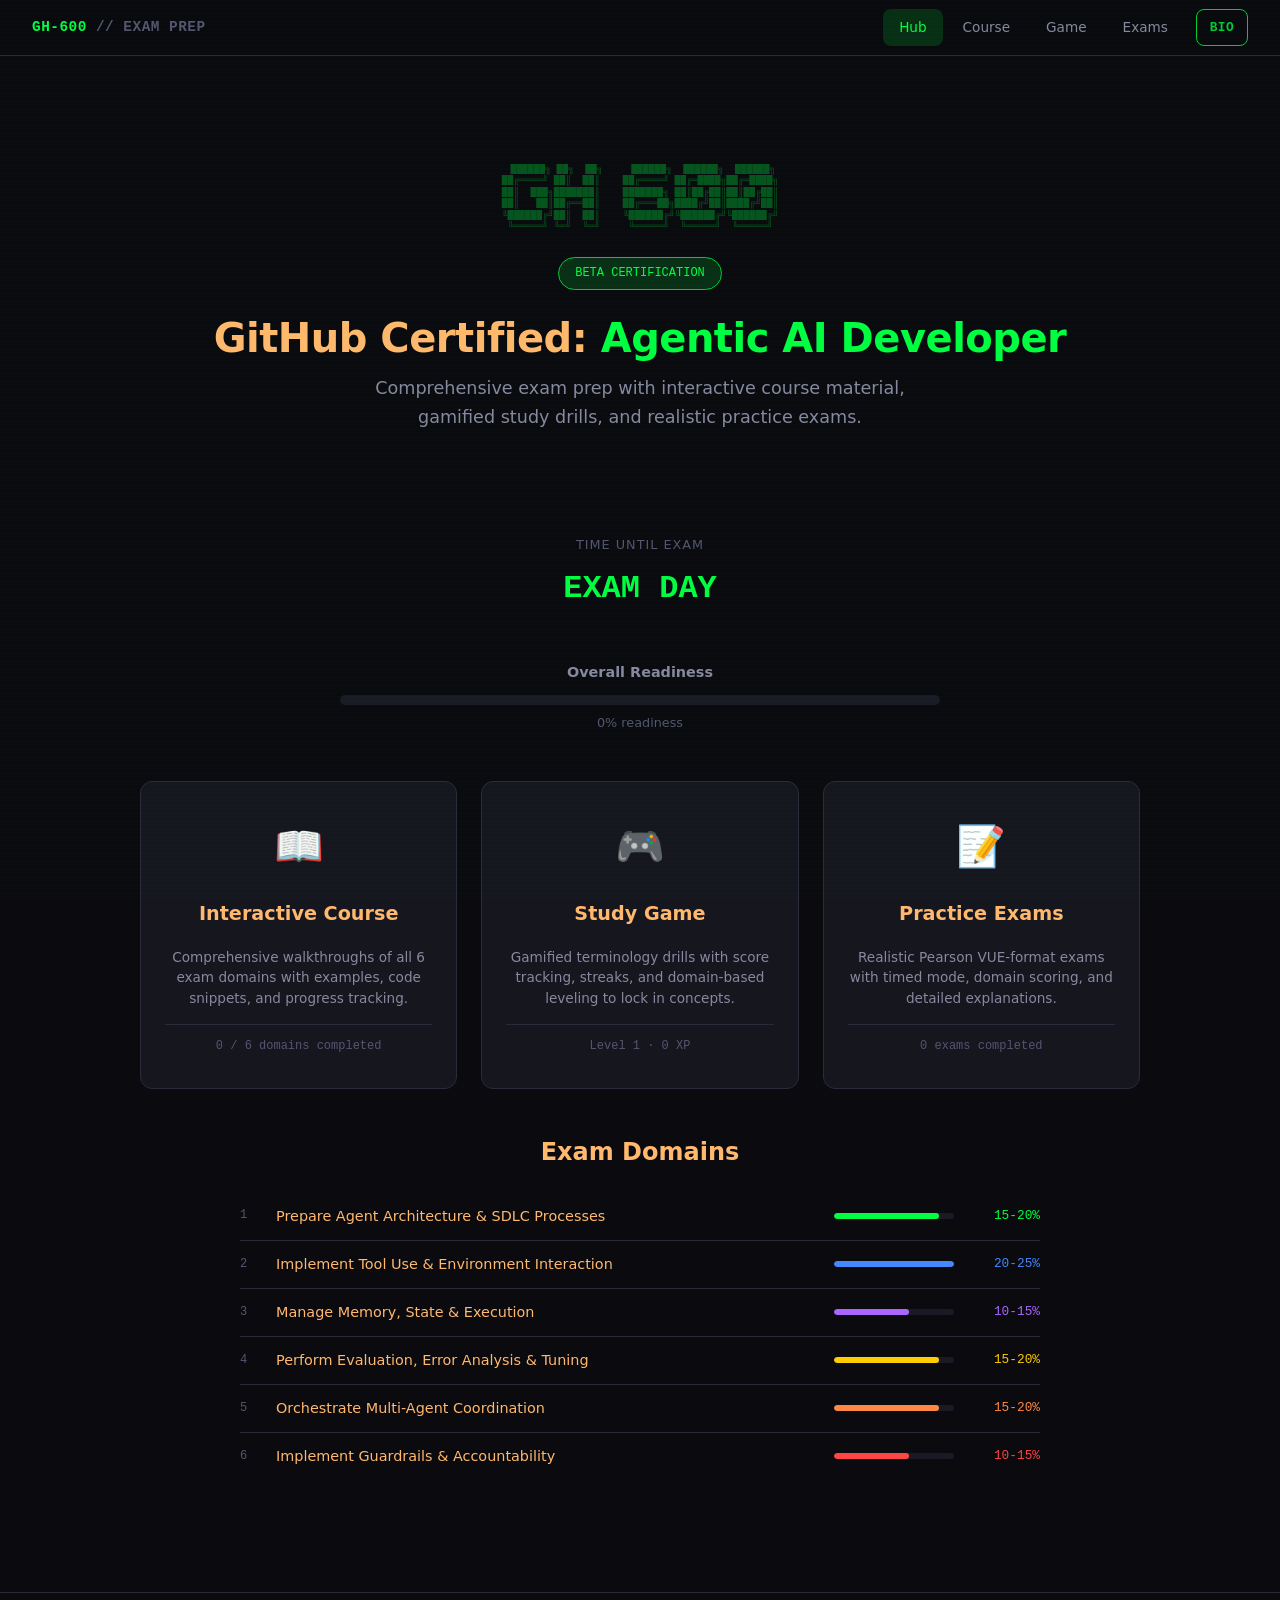
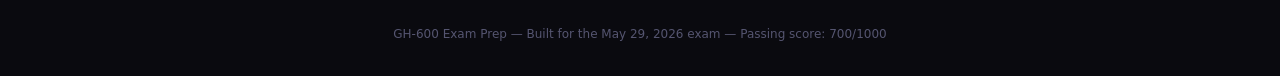
<file: index.html>
<!DOCTYPE html>
<html lang="en">
<head>
<meta charset="UTF-8">
<meta name="viewport" content="width=device-width, initial-scale=1.0">
<title>GH-600 Exam Prep</title>
<link rel="stylesheet" href="styles.css">
<style>
  .hero {
    text-align: center;
    padding: 4rem 2rem;
    position: relative;
  }

  .hero-badge {
    display: inline-flex;
    align-items: center;
    gap: 0.5rem;
    padding: 0.4rem 1rem;
    background: var(--green-glow);
    border: 1px solid var(--green-dim);
    border-radius: 20px;
    font-family: var(--font-mono);
    font-size: 0.75rem;
    color: var(--green);
    margin-bottom: 1.5rem;
  }

  .hero h1 {
    font-size: 2.5rem;
    font-weight: 700;
    margin-bottom: 0.75rem;
    letter-spacing: -0.5px;
  }

  .hero h1 .green { color: var(--green); }

  .hero .subtitle {
    color: var(--text-secondary);
    font-size: 1.1rem;
    max-width: 600px;
    margin: 0 auto 2.5rem;
  }

  .tools-grid {
    display: grid;
    grid-template-columns: repeat(3, 1fr);
    gap: 1.5rem;
    max-width: 1000px;
    margin: 0 auto 3rem;
  }

  @media (max-width: 768px) {
    .tools-grid { grid-template-columns: 1fr; }
    .hero h1 { font-size: 1.8rem; }
  }

  .tool-card {
    background: var(--bg-card);
    border: 1px solid var(--border);
    border-radius: var(--radius-lg);
    padding: 2rem 1.5rem;
    text-align: center;
    transition: all 0.3s ease;
    cursor: pointer;
    text-decoration: none;
    color: inherit;
    display: flex;
    flex-direction: column;
    gap: 1rem;
  }

  .tool-card:hover {
    border-color: var(--green-dim);
    background: var(--bg-card-hover);
    box-shadow: 0 0 30px var(--green-glow);
    transform: translateY(-4px);
  }

  .tool-icon {
    font-size: 2.5rem;
    margin-bottom: 0.5rem;
  }

  .tool-card h2 {
    font-size: 1.2rem;
    margin-bottom: 0.25rem;
  }

  .tool-card p {
    color: var(--text-secondary);
    font-size: 0.85rem;
    line-height: 1.5;
    flex: 1;
  }

  .tool-card .tool-stat {
    font-family: var(--font-mono);
    font-size: 0.75rem;
    color: var(--text-muted);
    padding-top: 0.75rem;
    border-top: 1px solid var(--border);
  }

  .domains-overview {
    max-width: 800px;
    margin: 0 auto 3rem;
  }

  .domains-overview h2 {
    text-align: center;
    margin-bottom: 1.5rem;
    color: var(--text-primary);
  }

  .domain-bar {
    display: flex;
    align-items: center;
    gap: 1rem;
    padding: 0.75rem 0;
    border-bottom: 1px solid var(--border);
  }

  .domain-bar:last-child { border-bottom: none; }

  .domain-num {
    font-family: var(--font-mono);
    font-size: 0.75rem;
    color: var(--text-muted);
    width: 20px;
  }

  .domain-name {
    flex: 1;
    font-size: 0.9rem;
  }

  .domain-weight {
    font-family: var(--font-mono);
    font-size: 0.8rem;
    width: 70px;
    text-align: right;
  }

  .domain-visual {
    width: 120px;
    height: 6px;
    background: var(--bg-input);
    border-radius: 3px;
    overflow: hidden;
  }

  .domain-visual .fill {
    height: 100%;
    border-radius: 3px;
  }

  .countdown {
    text-align: center;
    margin-bottom: 3rem;
  }

  .countdown-label {
    font-size: 0.8rem;
    color: var(--text-muted);
    text-transform: uppercase;
    letter-spacing: 1px;
    margin-bottom: 0.5rem;
  }

  .countdown-value {
    font-family: var(--font-mono);
    font-size: 2rem;
    font-weight: 700;
    color: var(--green);
  }

  .countdown-value .unit {
    font-size: 0.8rem;
    color: var(--text-muted);
    margin: 0 0.25rem;
  }

  .overall-progress {
    max-width: 600px;
    margin: 0 auto 3rem;
    text-align: center;
  }

  .overall-progress h3 {
    margin-bottom: 0.75rem;
    color: var(--text-secondary);
    font-size: 0.9rem;
  }

  .footer {
    text-align: center;
    padding: 2rem;
    color: var(--text-muted);
    font-size: 0.75rem;
    border-top: 1px solid var(--border);
    margin-top: 2rem;
  }

  .ascii-art {
    font-family: var(--font-mono);
    font-size: 0.6rem;
    color: var(--green);
    opacity: 0.3;
    line-height: 1.2;
    margin-bottom: 1.5rem;
    white-space: pre;
  }
</style>
</head>
<body class="scanline">

<nav class="top-nav">
  <a href="index.html" class="logo">GH-600<span> // EXAM PREP</span></a>
  <div class="nav-links">
    <a href="index.html" class="active">Hub</a>
    <a href="course.html">Course</a>
    <a href="game.html">Game</a>
    <a href="exam.html">Exams</a>
    <button class="bionic-toggle" id="bionicToggle" title="Toggle Bionic Reading">BIO</button>
  </div>
</nav>

<div class="container">
  <div class="hero">
    <div class="ascii-art" aria-hidden="true">
 ██████╗ ██╗  ██╗     ██████╗  ██████╗  ██████╗
██╔════╝ ██║  ██║    ██╔════╝ ██╔═████╗██╔═████╗
██║  ███╗███████║    ███████╗ ██║██╔██║██║██╔██║
██║   ██║██╔══██║    ██╔═══██╗████╔╝██║████╔╝██║
╚██████╔╝██║  ██║    ╚██████╔╝╚██████╔╝╚██████╔╝
 ╚═════╝ ╚═╝  ╚═╝     ╚═════╝  ╚═════╝  ╚═════╝ </div>
    <div class="hero-badge">BETA CERTIFICATION</div>
    <h1>GitHub Certified: <span class="green">Agentic AI Developer</span></h1>
    <p class="subtitle">Comprehensive exam prep with interactive course material, gamified study drills, and realistic practice exams.</p>
  </div>

  <div class="countdown" id="countdown">
    <div class="countdown-label">Time Until Exam</div>
    <div class="countdown-value" id="countdownValue"></div>
  </div>

  <div class="overall-progress">
    <h3>Overall Readiness</h3>
    <div class="progress-bar progress-bar-lg">
      <div class="fill" id="overallProgress" style="width: 0%"></div>
    </div>
    <p class="text-muted" style="margin-top: 0.5rem; font-size: 0.8rem;" id="overallLabel">0% complete</p>
  </div>

  <div class="tools-grid">
    <a href="course.html" class="tool-card">
      <div class="tool-icon">&#x1F4D6;</div>
      <h2>Interactive Course</h2>
      <p>Comprehensive walkthroughs of all 6 exam domains with examples, code snippets, and progress tracking.</p>
      <div class="tool-stat" id="courseStat">0 / 6 domains completed</div>
    </a>

    <a href="game.html" class="tool-card">
      <div class="tool-icon">&#x1F3AE;</div>
      <h2>Study Game</h2>
      <p>Gamified terminology drills with score tracking, streaks, and domain-based leveling to lock in concepts.</p>
      <div class="tool-stat" id="gameStat">Level 1 &middot; 0 XP</div>
    </a>

    <a href="exam.html" class="tool-card">
      <div class="tool-icon">&#x1F4DD;</div>
      <h2>Practice Exams</h2>
      <p>Realistic Pearson VUE-format exams with timed mode, domain scoring, and detailed explanations.</p>
      <div class="tool-stat" id="examStat">0 exams completed</div>
    </a>
  </div>

  <div class="domains-overview">
    <h2>Exam Domains</h2>
    <div class="domain-bar">
      <span class="domain-num">1</span>
      <span class="domain-name">Prepare Agent Architecture & SDLC Processes</span>
      <div class="domain-visual"><div class="fill" style="width: 87.5%; background: var(--green);"></div></div>
      <span class="domain-weight text-green">15-20%</span>
    </div>
    <div class="domain-bar">
      <span class="domain-num">2</span>
      <span class="domain-name">Implement Tool Use & Environment Interaction</span>
      <div class="domain-visual"><div class="fill" style="width: 100%; background: var(--blue);"></div></div>
      <span class="domain-weight" style="color: var(--blue);">20-25%</span>
    </div>
    <div class="domain-bar">
      <span class="domain-num">3</span>
      <span class="domain-name">Manage Memory, State & Execution</span>
      <div class="domain-visual"><div class="fill" style="width: 62.5%; background: var(--purple);"></div></div>
      <span class="domain-weight" style="color: var(--purple);">10-15%</span>
    </div>
    <div class="domain-bar">
      <span class="domain-num">4</span>
      <span class="domain-name">Perform Evaluation, Error Analysis & Tuning</span>
      <div class="domain-visual"><div class="fill" style="width: 87.5%; background: var(--yellow);"></div></div>
      <span class="domain-weight" style="color: var(--yellow);">15-20%</span>
    </div>
    <div class="domain-bar">
      <span class="domain-num">5</span>
      <span class="domain-name">Orchestrate Multi-Agent Coordination</span>
      <div class="domain-visual"><div class="fill" style="width: 87.5%; background: var(--orange);"></div></div>
      <span class="domain-weight" style="color: var(--orange);">15-20%</span>
    </div>
    <div class="domain-bar">
      <span class="domain-num">6</span>
      <span class="domain-name">Implement Guardrails & Accountability</span>
      <div class="domain-visual"><div class="fill" style="width: 62.5%; background: var(--red);"></div></div>
      <span class="domain-weight" style="color: var(--red);">10-15%</span>
    </div>
  </div>
</div>

<div class="footer">
  GH-600 Exam Prep &mdash; Built for the May 29, 2026 exam &mdash; Passing score: 700/1000
</div>

<script>
function updateCountdown() {
  var exam = new Date('2026-05-29T09:00:00');
  var now = new Date();
  var diff = exam - now;
  var el = document.getElementById('countdownValue');
  if (diff <= 0) {
    el.textContent = 'EXAM DAY';
    return;
  }
  var days = Math.floor(diff / 86400000);
  var hours = Math.floor((diff % 86400000) / 3600000);
  var mins = Math.floor((diff % 3600000) / 60000);
  el.textContent = '';
  var parts = [
    {v: days, u: 'd'}, {v: hours, u: 'h'}, {v: mins, u: 'm'}
  ];
  parts.forEach(function(p) {
    var numSpan = document.createElement('span');
    numSpan.textContent = p.v;
    el.appendChild(numSpan);
    var unitSpan = document.createElement('span');
    unitSpan.className = 'unit';
    unitSpan.textContent = p.u;
    el.appendChild(unitSpan);
  });
}
updateCountdown();
setInterval(updateCountdown, 60000);

function loadStats() {
  try {
    var courseProgress = JSON.parse(localStorage.getItem('gh600_course_progress') || '{}');
    var completedSections = Object.values(courseProgress).filter(function(v){return v === true;}).length;
    document.getElementById('courseStat').textContent = completedSections + ' / 6 domains completed';

    var gameStats = JSON.parse(localStorage.getItem('gh600_game_stats') || '{}');
    var level = gameStats.level || 1;
    var xp = gameStats.xp || 0;
    document.getElementById('gameStat').textContent = 'Level ' + level + ' · ' + xp + ' XP';

    var examResults = JSON.parse(localStorage.getItem('gh600_exam_results') || '[]');
    document.getElementById('examStat').textContent = examResults.length + ' exams completed';

    var coursePercent = (completedSections / 6) * 100;
    var gamePercent = Math.min((xp / 2000) * 100, 100);
    var examPercent = Math.min((examResults.length / 3) * 100, 100);
    var overall = Math.round((coursePercent * 40 + gamePercent * 20 + examPercent * 40) / 100);
    document.getElementById('overallProgress').style.width = overall + '%';
    document.getElementById('overallLabel').textContent = overall + '% readiness';
  } catch(e) {}
}
loadStats();

// ── Bionic Reading (text-node walker) ──
(function() {
  var BIONIC_KEY = 'gh600_bionic_enabled';
  var btn = document.getElementById('bionicToggle');
  var bionicActive = false;

  function walkTextNodes(el, cb) {
    if (el.nodeType === 3) { cb(el); return; }
    if (el.tagName === 'PRE' || el.tagName === 'CODE' || el.tagName === 'BUTTON' || el.tagName === 'NAV') return;
    for (var i = 0; i < el.childNodes.length; i++) {
      walkTextNodes(el.childNodes[i], cb);
    }
  }

  function bionicifyTextNode(node) {
    var text = node.textContent;
    if (!text.trim()) return;
    var frag = document.createDocumentFragment();
    var parts = text.split(/(\s+)/);
    for (var i = 0; i < parts.length; i++) {
      var word = parts[i];
      if (!word.trim() || word.length <= 1) {
        frag.appendChild(document.createTextNode(word));
        continue;
      }
      var mid = Math.ceil(word.length / 2);
      var b = document.createElement('span');
      b.className = 'bionic-bold';
      b.textContent = word.slice(0, mid);
      var u = document.createElement('span');
      u.className = 'bionic-unbold';
      u.textContent = word.slice(mid);
      frag.appendChild(b);
      frag.appendChild(u);
    }
    node.parentNode.replaceChild(frag, node);
  }

  function applyBionic() {
    document.body.classList.add('bionic-on');
    var els = document.querySelectorAll('body p, body li, body td, body .subtitle, body .tool-card p, body .domain-item span');
    els.forEach(function(el) {
      if (el.closest('pre') || el.closest('code') || el.closest('nav') || el.closest('button')) return;
      if (el.dataset.bionicOriginal) return;
      el.dataset.bionicOriginal = el.innerHTML;
      walkTextNodes(el, bionicifyTextNode);
    });
  }

  function removeBionic() {
    document.body.classList.remove('bionic-on');
    document.querySelectorAll('[data-bionic-original]').forEach(function(el) {
      el.innerHTML = el.dataset.bionicOriginal;
      delete el.dataset.bionicOriginal;
    });
  }

  function toggle() {
    bionicActive = !bionicActive;
    if (bionicActive) { btn.classList.add('active'); applyBionic(); }
    else { btn.classList.remove('active'); removeBionic(); }
    try { localStorage.setItem(BIONIC_KEY, bionicActive ? '1' : '0'); } catch(e) {}
  }

  btn.addEventListener('click', toggle);
  try { if (localStorage.getItem(BIONIC_KEY) === '1') { bionicActive = false; toggle(); } } catch(e) {}
})();
</script>
</body>
</html>
</file>
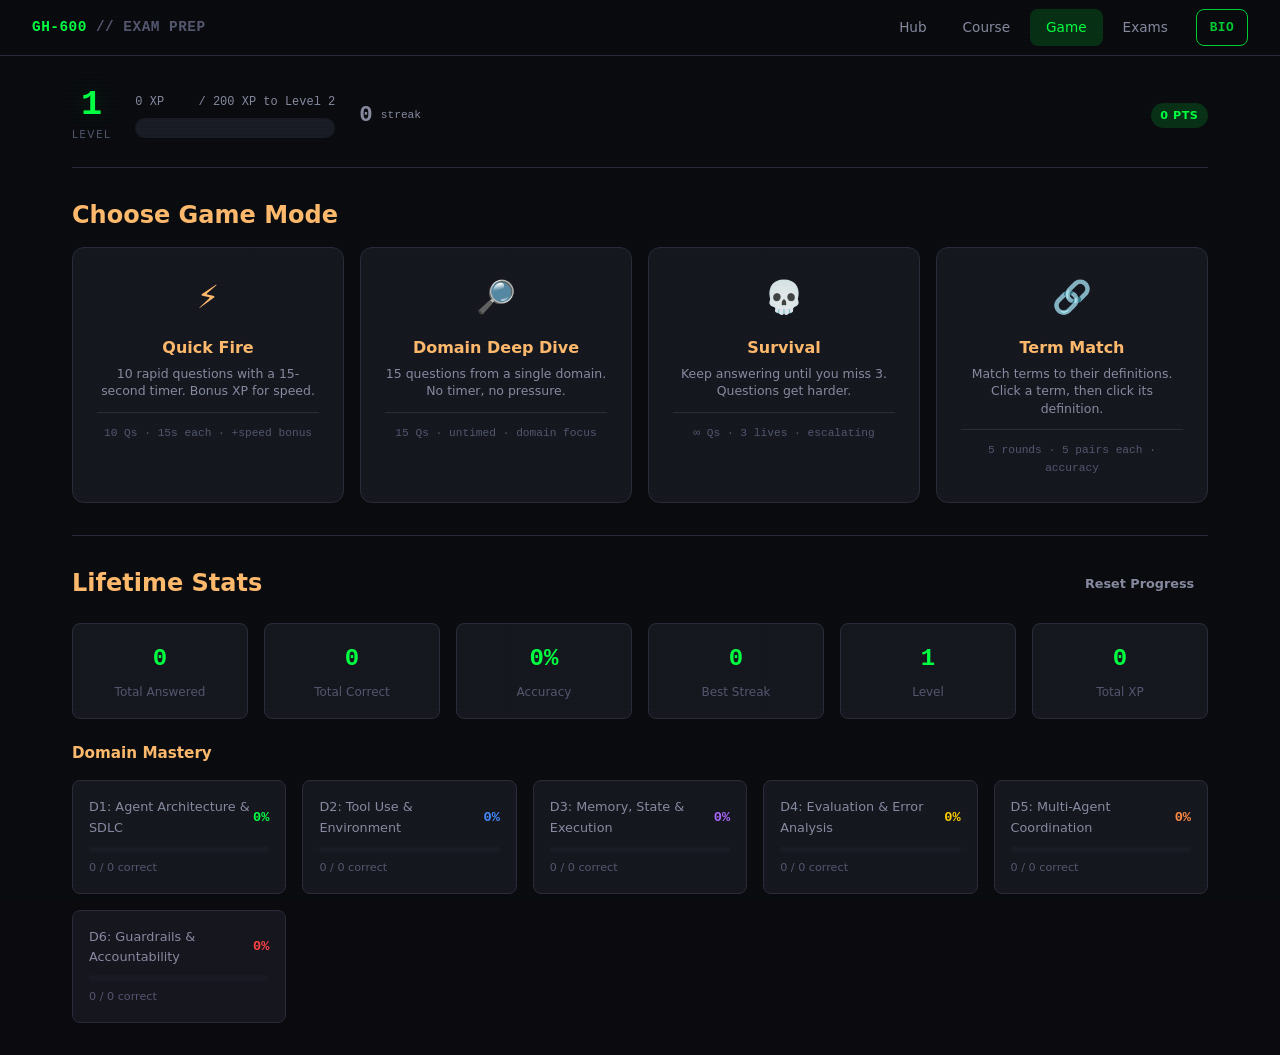
<file: game.html>
<!DOCTYPE html>
<html lang="en">
<head>
<meta charset="UTF-8">
<meta name="viewport" content="width=device-width, initial-scale=1.0">
<title>GH-600 Exam Prep — Study Game</title>
<link rel="stylesheet" href="styles.css">
<style>
  /* ── Game-specific Layout ── */
  .game-header {
    display: flex;
    align-items: center;
    justify-content: space-between;
    flex-wrap: wrap;
    gap: 1rem;
    margin-bottom: 2rem;
    padding-bottom: 1.5rem;
    border-bottom: 1px solid var(--border);
  }

  .game-header-left {
    display: flex;
    align-items: center;
    gap: 1.5rem;
    flex-wrap: wrap;
  }

  .level-display {
    text-align: center;
  }

  .level-number {
    font-family: var(--font-mono);
    font-size: 2.2rem;
    font-weight: 700;
    color: var(--green);
    line-height: 1;
    text-shadow: 0 0 20px var(--green-glow);
  }

  .level-label {
    font-size: 0.65rem;
    text-transform: uppercase;
    letter-spacing: 1.5px;
    color: var(--text-muted);
    margin-top: 0.2rem;
  }

  .xp-section {
    min-width: 200px;
  }

  .xp-text {
    font-family: var(--font-mono);
    font-size: 0.75rem;
    color: var(--text-secondary);
    margin-bottom: 0.35rem;
    display: flex;
    justify-content: space-between;
  }

  .streak-display {
    display: flex;
    align-items: center;
    gap: 0.5rem;
    font-family: var(--font-mono);
    font-size: 1rem;
    color: var(--text-secondary);
    min-width: 80px;
  }

  .streak-display.on-fire {
    color: var(--orange);
  }

  .streak-count {
    font-size: 1.4rem;
    font-weight: 700;
  }

  .streak-fire {
    display: none;
    font-size: 1.3rem;
  }

  .streak-display.on-fire .streak-fire {
    display: inline;
    animation: flame 0.5s ease infinite alternate;
  }

  .game-header-right {
    display: flex;
    align-items: center;
    gap: 0.75rem;
  }

  /* ── Mode Selection ── */
  .mode-grid {
    display: grid;
    grid-template-columns: repeat(4, 1fr);
    gap: 1rem;
    margin-bottom: 2rem;
  }

  @media (max-width: 900px) {
    .mode-grid { grid-template-columns: repeat(2, 1fr); }
  }

  @media (max-width: 500px) {
    .mode-grid { grid-template-columns: 1fr; }
  }

  .mode-card {
    background: var(--bg-card);
    border: 1px solid var(--border);
    border-radius: var(--radius-lg);
    padding: 1.5rem;
    cursor: pointer;
    transition: all 0.3s ease;
    text-align: center;
  }

  .mode-card:hover {
    border-color: var(--green-dim);
    background: var(--bg-card-hover);
    box-shadow: 0 0 25px var(--green-glow);
    transform: translateY(-2px);
  }

  .mode-card.selected {
    border-color: var(--green);
    background: var(--green-glow);
    box-shadow: 0 0 25px var(--green-glow);
  }

  .mode-icon { font-size: 2rem; margin-bottom: 0.75rem; }
  .mode-name { font-weight: 600; font-size: 1rem; margin-bottom: 0.25rem; }
  .mode-desc { font-size: 0.78rem; color: var(--text-secondary); line-height: 1.4; }
  .mode-meta {
    font-family: var(--font-mono);
    font-size: 0.7rem;
    color: var(--text-muted);
    margin-top: 0.75rem;
    padding-top: 0.75rem;
    border-top: 1px solid var(--border);
  }

  /* ── Domain Selector ── */
  .domain-selector {
    display: flex;
    gap: 0.5rem;
    flex-wrap: wrap;
    margin-bottom: 1.5rem;
  }

  .domain-btn {
    padding: 0.4rem 0.8rem;
    border-radius: var(--radius);
    border: 1px solid var(--border);
    background: var(--bg-card);
    color: var(--text-secondary);
    font-size: 0.8rem;
    cursor: pointer;
    transition: all var(--transition);
    font-family: var(--font-sans);
  }

  .domain-btn:hover {
    border-color: var(--green-dim);
    color: var(--text-primary);
  }

  .domain-btn.active {
    border-color: var(--green);
    background: var(--green-glow);
    color: var(--green);
  }

  /* ── Game Area ── */
  .game-area {
    display: none;
    animation: fadeIn 0.3s ease;
  }

  .game-area.active { display: block; }

  .game-progress-bar {
    display: flex;
    align-items: center;
    gap: 1rem;
    margin-bottom: 1.5rem;
  }

  .game-progress-bar .progress-bar { flex: 1; }

  .game-progress-text {
    font-family: var(--font-mono);
    font-size: 0.8rem;
    color: var(--text-muted);
    white-space: nowrap;
  }

  .timer-bar {
    height: 4px;
    background: var(--bg-input);
    border-radius: 2px;
    overflow: hidden;
    margin-bottom: 1rem;
  }

  .timer-bar .fill {
    height: 100%;
    border-radius: 2px;
    background: var(--green);
    transition: width 0.1s linear;
  }

  .timer-bar .fill.warning { background: var(--yellow); }
  .timer-bar .fill.danger { background: var(--red); }

  .timer-text {
    font-family: var(--font-mono);
    font-size: 0.85rem;
    color: var(--green);
    text-align: right;
    margin-bottom: 0.5rem;
  }

  .timer-text.warning { color: var(--yellow); }
  .timer-text.danger { color: var(--red); }

  /* ── Question Display ── */
  .domain-indicator {
    display: inline-flex;
    align-items: center;
    gap: 0.4rem;
    font-size: 0.7rem;
    font-family: var(--font-mono);
    padding: 0.2rem 0.5rem;
    border-radius: 4px;
    margin-bottom: 0.75rem;
  }

  .q-type-badge {
    display: inline-flex;
    padding: 0.15rem 0.5rem;
    border-radius: 4px;
    font-size: 0.65rem;
    font-weight: 600;
    text-transform: uppercase;
    letter-spacing: 0.5px;
    background: var(--bg-input);
    color: var(--text-muted);
    margin-left: 0.5rem;
  }

  .answer-feedback {
    display: none;
    padding: 1rem;
    border-radius: var(--radius);
    margin-top: 1rem;
    animation: fadeIn 0.3s ease;
  }

  .answer-feedback.correct {
    display: block;
    background: rgba(0, 255, 65, 0.08);
    border: 1px solid var(--green-dim);
  }

  .answer-feedback.incorrect {
    display: block;
    background: rgba(255, 68, 68, 0.08);
    border: 1px solid var(--red-dim, #cc3333);
  }

  .feedback-header {
    display: flex;
    align-items: center;
    gap: 0.5rem;
    font-weight: 600;
    margin-bottom: 0.5rem;
  }

  .feedback-header.correct { color: var(--green); }
  .feedback-header.incorrect { color: var(--red); }

  .feedback-explanation {
    font-size: 0.85rem;
    color: var(--text-secondary);
    line-height: 1.5;
  }

  .xp-popup {
    position: fixed;
    top: 80px;
    right: 2rem;
    padding: 0.6rem 1rem;
    background: var(--bg-card);
    border: 1px solid var(--green);
    border-radius: var(--radius);
    font-family: var(--font-mono);
    font-size: 0.9rem;
    font-weight: 700;
    color: var(--green);
    z-index: 150;
    animation: xpPop 1.5s ease forwards;
    pointer-events: none;
  }

  @keyframes xpPop {
    0% { opacity: 0; transform: translateY(10px) scale(0.8); }
    15% { opacity: 1; transform: translateY(0) scale(1.1); }
    30% { transform: translateY(0) scale(1); }
    80% { opacity: 1; }
    100% { opacity: 0; transform: translateY(-20px); }
  }

  @keyframes correctFlash {
    0% { box-shadow: 0 0 0 0 rgba(0, 255, 65, 0.4); }
    50% { box-shadow: 0 0 30px 10px rgba(0, 255, 65, 0.2); }
    100% { box-shadow: 0 0 0 0 rgba(0, 255, 65, 0); }
  }

  @keyframes incorrectShake {
    0%, 100% { transform: translateX(0); }
    20% { transform: translateX(-6px); }
    40% { transform: translateX(6px); }
    60% { transform: translateX(-4px); }
    80% { transform: translateX(4px); }
  }

  .question-card.correct-flash {
    animation: correctFlash 0.6s ease;
  }

  .question-card.incorrect-shake {
    animation: incorrectShake 0.4s ease;
  }

  /* ── Term Match ── */
  .match-container {
    display: grid;
    grid-template-columns: 1fr 1fr;
    gap: 1.5rem;
    margin-top: 1rem;
  }

  @media (max-width: 600px) {
    .match-container { grid-template-columns: 1fr; }
  }

  .match-column h4 {
    font-size: 0.75rem;
    text-transform: uppercase;
    letter-spacing: 1px;
    color: var(--text-muted);
    margin-bottom: 0.75rem;
  }

  .match-item {
    padding: 0.65rem 0.9rem;
    border: 1px solid var(--border);
    border-radius: var(--radius);
    margin-bottom: 0.5rem;
    cursor: pointer;
    font-size: 0.85rem;
    transition: all var(--transition);
    background: var(--bg-card);
  }

  .match-item:hover {
    border-color: var(--green-dim);
    background: var(--bg-card-hover);
  }

  .match-item.selected {
    border-color: var(--green);
    background: var(--green-glow);
    color: var(--green);
  }

  .match-item.matched {
    border-color: var(--green);
    background: rgba(0, 255, 65, 0.08);
    opacity: 0.6;
    cursor: default;
  }

  .match-item.wrong {
    border-color: var(--red);
    background: rgba(255, 68, 68, 0.08);
    animation: incorrectShake 0.4s ease;
  }

  .match-pair-num {
    display: inline-flex;
    width: 20px;
    height: 20px;
    align-items: center;
    justify-content: center;
    border-radius: 50%;
    background: var(--green);
    color: var(--bg-primary);
    font-size: 0.65rem;
    font-weight: 700;
    margin-right: 0.5rem;
    font-family: var(--font-mono);
  }

  /* ── Results Screen ── */
  .results-screen {
    display: none;
    animation: fadeIn 0.4s ease;
  }

  .results-screen.active { display: block; }

  .results-hero {
    text-align: center;
    padding: 2rem 0;
    margin-bottom: 2rem;
  }

  .results-score {
    font-family: var(--font-mono);
    font-size: 3.5rem;
    font-weight: 700;
    color: var(--green);
    line-height: 1;
  }

  .results-subtitle {
    color: var(--text-secondary);
    margin-top: 0.5rem;
    font-size: 0.9rem;
  }

  .results-stats {
    display: grid;
    grid-template-columns: repeat(auto-fit, minmax(120px, 1fr));
    gap: 1rem;
    margin-bottom: 2rem;
  }

  .results-domain-bars {
    margin-bottom: 2rem;
  }

  .results-domain-row {
    display: flex;
    align-items: center;
    gap: 0.75rem;
    padding: 0.5rem 0;
  }

  .results-domain-label {
    font-size: 0.8rem;
    min-width: 140px;
    color: var(--text-secondary);
  }

  .results-domain-bar {
    flex: 1;
    height: 8px;
    background: var(--bg-input);
    border-radius: 4px;
    overflow: hidden;
  }

  .results-domain-bar .fill {
    height: 100%;
    border-radius: 4px;
    transition: width 1s ease;
  }

  .results-domain-pct {
    font-family: var(--font-mono);
    font-size: 0.8rem;
    min-width: 40px;
    text-align: right;
  }

  /* ── Stats Panel ── */
  .stats-section {
    margin-top: 2rem;
    padding-top: 2rem;
    border-top: 1px solid var(--border);
  }

  .stats-section h2 {
    margin-bottom: 1.5rem;
    display: flex;
    align-items: center;
    justify-content: space-between;
  }

  .mastery-grid {
    display: grid;
    grid-template-columns: repeat(auto-fit, minmax(200px, 1fr));
    gap: 1rem;
    margin-top: 1rem;
  }

  .mastery-card {
    background: var(--bg-card);
    border: 1px solid var(--border);
    border-radius: var(--radius);
    padding: 1rem;
  }

  .mastery-card-header {
    display: flex;
    align-items: center;
    justify-content: space-between;
    margin-bottom: 0.5rem;
  }

  .mastery-card-label {
    font-size: 0.8rem;
    color: var(--text-secondary);
  }

  .mastery-card-pct {
    font-family: var(--font-mono);
    font-size: 0.85rem;
    font-weight: 600;
  }

  .mastery-card-detail {
    font-size: 0.7rem;
    color: var(--text-muted);
    margin-top: 0.4rem;
  }

  /* ── Survival Lives ── */
  .survival-lives {
    display: flex;
    align-items: center;
    gap: 0.3rem;
    font-size: 1.2rem;
  }

  .survival-lives .life { opacity: 1; transition: opacity 0.3s; }
  .survival-lives .life.lost { opacity: 0.2; }

  /* ── Utility ── */
  .hidden { display: none !important; }
  .text-center { text-align: center; }
  .mt-1 { margin-top: 1rem; }
  .mt-2 { margin-top: 2rem; }
  .mb-1 { margin-bottom: 1rem; }
  .gap-row { display: flex; gap: 0.75rem; flex-wrap: wrap; }

  .next-btn-area {
    margin-top: 1.5rem;
    display: flex;
    justify-content: flex-end;
  }
</style>
</head>
<body class="scanline">

<nav class="top-nav">
  <a href="index.html" class="logo">GH-600<span> // EXAM PREP</span></a>
  <div class="nav-links">
    <a href="index.html">Hub</a>
    <a href="course.html">Course</a>
    <a href="game.html" class="active">Game</a>
    <a href="exam.html">Exams</a>
    <button class="bionic-toggle" id="bionicToggle" title="Toggle Bionic Reading">BIO</button>
  </div>
</nav>

<div class="container">

  <!-- ═══ Player HUD ═══ -->
  <div class="game-header">
    <div class="game-header-left">
      <div class="level-display">
        <div class="level-number" id="levelNum">1</div>
        <div class="level-label">Level</div>
      </div>
      <div class="xp-section">
        <div class="xp-text">
          <span id="xpCurrent">0</span>
          <span id="xpTarget">/ 200 XP</span>
        </div>
        <div class="xp-bar">
          <div class="fill" id="xpFill" style="width: 0%"></div>
        </div>
      </div>
      <div class="streak-display" id="streakDisplay">
        <span class="streak-fire">&#x1F525;</span>
        <span class="streak-count" id="streakCount">0</span>
        <span style="font-size: 0.7rem;">streak</span>
      </div>
    </div>
    <div class="game-header-right">
      <div class="survival-lives hidden" id="survivalLives">
        <span class="life" id="life1">&#x2764;&#xFE0F;</span>
        <span class="life" id="life2">&#x2764;&#xFE0F;</span>
        <span class="life" id="life3">&#x2764;&#xFE0F;</span>
      </div>
      <span class="badge badge-green" id="totalScoreBadge">0 pts</span>
    </div>
  </div>

  <!-- ═══ Mode Selection (home screen) ═══ -->
  <div id="homeScreen">
    <h2 style="margin-bottom:1rem;">Choose Game Mode</h2>

    <div class="mode-grid">
      <div class="mode-card" data-mode="quickfire">
        <div class="mode-icon">&#x26A1;</div>
        <div class="mode-name">Quick Fire</div>
        <div class="mode-desc">10 rapid questions with a 15-second timer. Bonus XP for speed.</div>
        <div class="mode-meta">10 Qs &middot; 15s each &middot; +speed bonus</div>
      </div>
      <div class="mode-card" data-mode="deepdive">
        <div class="mode-icon">&#x1F50E;</div>
        <div class="mode-name">Domain Deep Dive</div>
        <div class="mode-desc">15 questions from a single domain. No timer, no pressure.</div>
        <div class="mode-meta">15 Qs &middot; untimed &middot; domain focus</div>
      </div>
      <div class="mode-card" data-mode="survival">
        <div class="mode-icon">&#x1F480;</div>
        <div class="mode-name">Survival</div>
        <div class="mode-desc">Keep answering until you miss 3. Questions get harder.</div>
        <div class="mode-meta">&#x221E; Qs &middot; 3 lives &middot; escalating</div>
      </div>
      <div class="mode-card" data-mode="termmatch">
        <div class="mode-icon">&#x1F517;</div>
        <div class="mode-name">Term Match</div>
        <div class="mode-desc">Match terms to their definitions. Click a term, then click its definition.</div>
        <div class="mode-meta">5 rounds &middot; 5 pairs each &middot; accuracy</div>
      </div>
    </div>

    <div id="domainSelectorArea" class="hidden">
      <h3 style="margin-bottom:0.75rem; font-size:0.9rem; color:var(--text-secondary);">Select Domain</h3>
      <div class="domain-selector">
        <button class="domain-btn active" data-domain="0">All Domains</button>
        <button class="domain-btn" data-domain="1">D1: Architecture</button>
        <button class="domain-btn" data-domain="2">D2: Tool Use</button>
        <button class="domain-btn" data-domain="3">D3: Memory &amp; State</button>
        <button class="domain-btn" data-domain="4">D4: Evaluation</button>
        <button class="domain-btn" data-domain="5">D5: Multi-Agent</button>
        <button class="domain-btn" data-domain="6">D6: Guardrails</button>
      </div>
      <button class="btn btn-primary btn-lg btn-block" id="startGameBtn">Start Game</button>
    </div>
  </div>

  <!-- ═══ Game Area ═══ -->
  <div class="game-area" id="gameArea">
    <div class="timer-text hidden" id="timerText">15.0s</div>
    <div class="timer-bar hidden" id="timerBar"><div class="fill" id="timerFill"></div></div>
    <div class="game-progress-bar">
      <span class="game-progress-text" id="progressText">1 / 10</span>
      <div class="progress-bar"><div class="fill" id="progressFill" style="width:0%"></div></div>
    </div>

    <div class="question-card" id="questionCard">
      <div style="display:flex; align-items:center; gap:0.5rem; margin-bottom:0.75rem;">
        <span class="domain-indicator" id="domainIndicator"></span>
        <span class="q-type-badge" id="qTypeBadge"></span>
      </div>
      <div class="question-text" id="questionText"></div>
      <ul class="option-list" id="optionList"></ul>
      <div class="match-container hidden" id="matchContainer">
        <div class="match-column">
          <h4>Terms</h4>
          <div id="matchTerms"></div>
        </div>
        <div class="match-column">
          <h4>Definitions</h4>
          <div id="matchDefs"></div>
        </div>
      </div>
      <div class="answer-feedback" id="answerFeedback">
        <div class="feedback-header" id="feedbackHeader"></div>
        <div class="feedback-explanation" id="feedbackExplanation"></div>
      </div>
    </div>

    <div class="next-btn-area">
      <button class="btn btn-primary hidden" id="nextBtn">Next Question</button>
    </div>
  </div>

  <!-- ═══ Results Screen ═══ -->
  <div class="results-screen" id="resultsScreen">
    <div class="results-hero">
      <div class="results-score" id="resultsScore">0%</div>
      <div class="results-subtitle" id="resultsSubtitle">Round Complete</div>
    </div>

    <div class="results-stats" id="resultsStats"></div>
    <div class="results-domain-bars" id="resultsDomainBars"></div>

    <div class="gap-row" style="justify-content:center;">
      <button class="btn btn-primary btn-lg" id="playAgainBtn">Play Again</button>
      <button class="btn btn-secondary btn-lg" id="backToModesBtn">Change Mode</button>
    </div>
  </div>

  <!-- ═══ Lifetime Stats ═══ -->
  <div class="stats-section" id="statsSection">
    <h2>
      Lifetime Stats
      <button class="btn btn-ghost btn-sm" id="resetBtn">Reset Progress</button>
    </h2>
    <div class="stats-grid" id="lifetimeStats"></div>
    <h3 style="margin-top:1.5rem; margin-bottom:0.75rem; font-size:0.95rem;">Domain Mastery</h3>
    <div class="mastery-grid" id="masteryGrid"></div>
  </div>

</div>

<script>
(function() {
  "use strict";

  // ════════════════════════════════════════════
  //  QUESTION BANK — 135 questions
  // ════════════════════════════════════════════

  var DOMAIN_NAMES = {
    1: "Agent Architecture & SDLC",
    2: "Tool Use & Environment",
    3: "Memory, State & Execution",
    4: "Evaluation & Error Analysis",
    5: "Multi-Agent Coordination",
    6: "Guardrails & Accountability"
  };

  var DOMAIN_COLORS = {
    1: "var(--green)",
    2: "var(--blue)",
    3: "var(--purple)",
    4: "var(--yellow)",
    5: "var(--orange)",
    6: "var(--red)"
  };

  // type: "mc" | "tf" | "fill" | "match"
  // For mc/fill: options = [4 strings], answer = index (0-3)
  // For tf: answer = true/false
  // For match: pairs = [{term, def}, ...] (5 pairs)

  var QUESTIONS = [
    // ═══════ DOMAIN 1: Agent Architecture & SDLC (20 questions) ═══════
    {domain:1, type:"mc", q:"What is the key distinction between an AI agent and an AI assistant?",
      options:["Agents use larger models","Agents can autonomously plan, act, and evaluate toward a goal","Assistants cannot access tools","Agents always run in the cloud"],
      answer:1, explain:"An agent operates with a plan-act-evaluate lifecycle and can take autonomous actions toward a goal, whereas an assistant responds to individual prompts without sustained goal pursuit."},
    {domain:1, type:"mc", q:"Which file is used to provide long-term configuration and behavioral instructions to GitHub Copilot agents in a repository?",
      options:["agent.yml",".copilotrc","copilot-instructions.md","AGENTS.md"],
      answer:2, explain:"copilot-instructions.md is the dedicated file for providing persistent instructions and configuration to Copilot agents at the repository level."},
    {domain:1, type:"tf", q:"In the agent lifecycle, the 'evaluate' step occurs before the 'act' step.",
      answer:false, explain:"The agent lifecycle follows plan -> act -> evaluate. The agent first plans, then acts, and finally evaluates the outcome before potentially re-planning."},
    {domain:1, type:"mc", q:"Which of the following is an anti-pattern in agent architecture?",
      options:["Using structured plan output","Defining clear success criteria","Over-autonomy without human checkpoints","Implementing observability artifacts"],
      answer:2, explain:"Over-autonomy is a recognized anti-pattern where agents take consequential actions without appropriate human oversight, risking unintended outcomes."},
    {domain:1, type:"mc", q:"What does 'context pollution' refer to in agent architecture?",
      options:["Too many environment variables","Irrelevant or conflicting information accumulating in the agent's context window","Running out of API rate limits","Using too many MCP servers"],
      answer:1, explain:"Context pollution occurs when irrelevant, outdated, or conflicting information accumulates in the agent's working context, degrading reasoning quality and causing errors."},
    {domain:1, type:"fill", q:"The agent lifecycle follows three core steps: plan, ___, and evaluate.",
      options:["act","deploy","test","compile"], answer:0, explain:"The canonical agent lifecycle is plan -> act -> evaluate. The agent forms a plan, executes actions, then evaluates results."},
    {domain:1, type:"mc", q:"What is 'goal drift' in the context of AI agents?",
      options:["Changing the model mid-session","An agent gradually deviating from its original objective over multiple steps","Switching between different MCP servers","Lowering the temperature parameter over time"],
      answer:1, explain:"Goal drift is an anti-pattern where an agent gradually deviates from its original objective, often due to compounding small misinterpretations over multiple reasoning steps."},
    {domain:1, type:"tf", q:"A 'plan-first' PR approach means the agent creates and merges a plan document before writing any implementation code.",
      answer:true, explain:"In a plan-first approach, the agent produces a planning artifact (like a design doc or issue) for human review before proceeding with implementation, ensuring alignment before effort is spent."},
    {domain:1, type:"mc", q:"Which anti-pattern involves an agent performing actions that cannot be traced back to a plan or decision?",
      options:["Scope creep","Missing traceability","Over-autonomy","Context pollution"],
      answer:1, explain:"Missing traceability means the agent's actions lack clear connections to decisions, plans, or rationale, making it impossible to audit or debug the agent's behavior."},
    {domain:1, type:"mc", q:"What should a well-defined agent task specification include?",
      options:["Only the desired output format","Inputs, outputs, and success criteria","Just the model name and temperature","A list of all available tools"],
      answer:1, explain:"A proper agent task specification should clearly define inputs (what the agent receives), outputs (what it should produce), and success criteria (how to judge completion)."},
    {domain:1, type:"mc", q:"The 'contributor model' applied to agents means:",
      options:["Agents pay for their own compute","Agents follow the same contribution workflows (branches, PRs, reviews) as human contributors","Only open-source contributors can use agents","Agents must be listed in CODEOWNERS"],
      answer:1, explain:"The contributor model means agents participate in the same development workflows as humans — creating branches, opening PRs, going through reviews — rather than having special bypass paths."},
    {domain:1, type:"tf", q:"Scope creep in agent architecture refers to an agent expanding its task beyond the originally defined boundaries.",
      answer:true, explain:"Scope creep is an anti-pattern where an agent takes on work beyond its defined task boundaries, often leading to unexpected changes and increased risk."},
    {domain:1, type:"fill", q:"An agent's planning output should be ___ so it can be reviewed and audited by humans.",
      options:["structured","encrypted","minimized","randomized"], answer:0, explain:"Structured plan output enables human review, machine parsing, and auditability. Unstructured plans are harder to validate and trace."},
    {domain:1, type:"mc", q:"What is the purpose of observability in agent architecture?",
      options:["Making agents run faster","Providing visibility into agent decisions, actions, and state for debugging and auditing","Reducing model size","Encrypting agent communications"],
      answer:1, explain:"Observability provides visibility into what an agent is doing, why it made decisions, and what state it is in, enabling debugging, auditing, and trust."},
    {domain:1, type:"mc", q:"Which of the following best describes autonomy levels in agent design?",
      options:["The number of tools an agent can access","A spectrum from fully human-controlled (level 0) to fully autonomous (level 4)","The speed at which an agent processes requests","The number of agents running in parallel"],
      answer:1, explain:"Autonomy levels form a spectrum from 0 (human does everything) to 4 (agent acts fully autonomously), helping teams right-size how much independence to grant."},
    {domain:1, type:"tf", q:"A plan+execution PR is one where the agent both proposes and implements changes in the same pull request.",
      answer:true, explain:"A plan+execution PR bundles the agent's plan and its implementation together, allowing reviewers to see both the reasoning and the result in one place."},
    {domain:1, type:"mc", q:"Which of the following is NOT a typical agent anti-pattern?",
      options:["Over-autonomy","Context pollution","Structured plan output","Goal drift"],
      answer:2, explain:"Structured plan output is a best practice, not an anti-pattern. The anti-patterns include over-autonomy, context pollution, goal drift, missing traceability, and scope creep."},
    {domain:1, type:"fill", q:"The file ___ provides repository-level behavioral instructions to GitHub Copilot agents.",
      options:["copilot-instructions.md","AGENTS.toml",".github/config.yml","agent-config.json"], answer:0, explain:"copilot-instructions.md is the standard file for configuring agent behavior at the repository level."},
    {domain:1, type:"mc", q:"In a well-designed agent SDLC, when should success criteria be defined?",
      options:["After the agent completes its work","Before the agent begins its task","Only when something goes wrong","Success criteria are optional"],
      answer:1, explain:"Success criteria must be defined before the agent starts work so there is a clear, objective measure of whether the agent achieved its goal."},
    {domain:1, type:"tf", q:"Agents and assistants are interchangeable terms in the GitHub Copilot ecosystem.",
      answer:false, explain:"They are distinct concepts. Assistants respond to individual queries; agents autonomously pursue goals through the plan-act-evaluate lifecycle with sustained context."},

    // ═══════ DOMAIN 2: Tool Use & Environment Interaction (38 questions) ═══════
    {domain:2, type:"mc", q:"What does MCP stand for in the context of GitHub Copilot?",
      options:["Model Compute Protocol","Master Control Panel","Model Context Protocol","Multi-Channel Pipeline"],
      answer:2, explain:"MCP stands for Model Context Protocol. It is a standard protocol for connecting AI agents to external tools and data sources."},
    {domain:2, type:"mc", q:"What is the URL for the GitHub MCP server?",
      options:["mcp.github.com","api.github.com/mcp/","api.githubcopilot.com/mcp/","tools.copilot.github.com/mcp"],
      answer:2, explain:"The official GitHub MCP server endpoint is api.githubcopilot.com/mcp/."},
    {domain:2, type:"mc", q:"In VS Code, where do you configure MCP servers for Agent mode?",
      options:["Settings > Extensions > MCP","File > Preferences > MCP Servers","Agent mode > Tools > Configure","Terminal > MCP > Add Server"],
      answer:2, explain:"MCP servers are added through Agent mode > Tools > Configure in VS Code, which provides the interface for registering and managing MCP connections."},
    {domain:2, type:"tf", q:"MCP servers can be either local (running on the developer's machine) or remote (hosted externally).",
      answer:true, explain:"MCP supports both local servers (stdio-based, running locally) and remote servers (accessible over HTTPS/SSE), giving flexibility in deployment."},
    {domain:2, type:"mc", q:"What is the purpose of MCP allow lists?",
      options:["To list all available models","To control which MCP servers agents are permitted to use","To track API usage","To manage user authentication"],
      answer:1, explain:"MCP allow lists control which MCP servers are permitted for use by agents, with options like 'Allow all' or 'Registry only' configured at the org/enterprise level."},
    {domain:2, type:"fill", q:"MCP registries follow a v0.1 spec where server listings are fetched via HTTPS ___ requests to /v0.1/servers.",
      options:["GET","POST","PUT","PATCH"], answer:0, explain:"The MCP registry specification uses HTTPS GET requests to the /v0.1/servers endpoint to retrieve the list of available MCP servers."},
    {domain:2, type:"mc", q:"Which MCP allow list setting restricts agents to only use servers from approved registries?",
      options:["Allow all","Block all","Registry only","Approved list"],
      answer:2, explain:"'Registry only' restricts agents to only use MCP servers that are listed in approved registries, providing centralized control over available tools."},
    {domain:2, type:"mc", q:"What is a repository-scoped agent?",
      options:["An agent that can access any repository in the organization","An agent whose access and actions are confined to a specific repository","An agent that manages repository settings","An agent that only works with Git operations"],
      answer:1, explain:"A repository-scoped agent has its permissions, tools, and actions confined to a specific repository, enforcing the principle of least privilege."},
    {domain:2, type:"tf", q:"CI workflow agents run within GitHub Actions and can create pull requests autonomously.",
      answer:true, explain:"Agents can operate within GitHub Actions workflows, performing tasks like code generation, testing, and opening pull requests as part of CI/CD pipelines."},
    {domain:2, type:"mc", q:"What error handling strategy uses progressively longer waits between retry attempts?",
      options:["Linear backoff","Exponential backoff","Immediate retry","Circuit breaker"],
      answer:1, explain:"Exponential backoff increases the delay between retries exponentially (e.g., 1s, 2s, 4s, 8s), reducing pressure on failing systems and improving recovery chances."},
    {domain:2, type:"mc", q:"What is the Copilot cloud agent firewall?",
      options:["A WAF for Copilot Chat","Network isolation that restricts which external services cloud-hosted agents can reach","A code scanning feature","Encryption for agent communications"],
      answer:1, explain:"The Copilot cloud agent firewall provides network isolation that controls which external endpoints cloud-hosted Copilot agents are allowed to communicate with."},
    {domain:2, type:"fill", q:"When an agent encounters a tool failure, the ___ path defines how the error is communicated to the user or to a higher-level agent.",
      options:["escalation","deployment","compilation","logging"], answer:0, explain:"The escalation path defines how tool failures are surfaced — whether to retry, notify a human, hand off to another agent, or gracefully degrade."},
    {domain:2, type:"mc", q:"Which tool permission level allows an MCP tool to modify data?",
      options:["Execute-only","Read-only","Read-write","Admin"],
      answer:2, explain:"Read-write permissions allow tools to both read and modify data, as opposed to read-only which limits the tool to non-mutating operations."},
    {domain:2, type:"tf", q:"Branch-based scoping means an agent works within a specific Git branch, isolating its changes from the main codebase.",
      answer:true, explain:"Branch-based scoping confines agent changes to a specific branch, preventing direct modification of protected branches and enabling review via pull requests."},
    {domain:2, type:"mc", q:"What is a rollback mechanism in the context of agent tool use?",
      options:["Undoing the model's training","Reverting agent-made changes when something goes wrong","Resetting the agent's memory","Downgrading the agent's model version"],
      answer:1, explain:"Rollback mechanisms allow reverting changes made by an agent (e.g., reverting a commit, closing a PR) when the outcome is incorrect or harmful."},
    {domain:2, type:"mc", q:"Azure API Center can serve as what in the MCP ecosystem?",
      options:["A model training platform","An MCP registry for discovering available tool servers","A code review tool","A CI/CD pipeline manager"],
      answer:1, explain:"Azure API Center can function as an MCP registry, providing a centralized catalog where agents can discover available MCP tool servers."},
    {domain:2, type:"mc", q:"What HTTP headers are required for MCP registries to support cross-origin access?",
      options:["Authorization headers","CORS headers","Rate-limit headers","Cache-control headers"],
      answer:1, explain:"MCP registries must include appropriate CORS headers to allow cross-origin requests from browser-based clients and IDE extensions."},
    {domain:2, type:"fill", q:"An agent that creates PRs ___ should have its changes reviewed before merge, following the contributor model.",
      options:["autonomously","manually","synchronously","randomly"], answer:0, explain:"Even when agents create PRs autonomously, the contributor model requires those PRs to go through human review before merging into protected branches."},
    {domain:2, type:"tf", q:"Traceability requirements mean every agent action should be linkable to a plan, decision, or user request.",
      answer:true, explain:"Traceability ensures every action taken by an agent can be traced back to a specific plan step, decision, or user request, enabling auditing and debugging."},
    {domain:2, type:"mc", q:"Which retry strategy involves stopping all requests to a failing service for a period before testing if it has recovered?",
      options:["Exponential backoff","Circuit breaker","Graceful degradation","Linear retry"],
      answer:1, explain:"A circuit breaker pattern stops sending requests to a failing service after a threshold of failures, periodically testing if the service has recovered before resuming."},
    {domain:2, type:"mc", q:"What is the recommended scope for agent tokens following security best practices?",
      options:["Organization-wide admin access","Minimal permissions needed for the specific task","Full repository write access for all repos","Read access to all private repositories"],
      answer:1, explain:"Following least-privilege principles, agent tokens should be scoped to the minimal permissions needed for the specific task at hand."},
    {domain:2, type:"tf", q:"Local MCP servers communicate using the stdio transport mechanism.",
      answer:true, explain:"Local MCP servers use stdio (standard input/output) as their transport mechanism, while remote MCP servers typically use HTTPS with Server-Sent Events."},
    {domain:2, type:"mc", q:"What does 'graceful degradation' mean for agent error handling?",
      options:["The agent crashes immediately on error","The agent continues with reduced functionality when a tool fails","The agent retries indefinitely","The agent ignores all errors"],
      answer:1, explain:"Graceful degradation means the agent can continue operating with reduced functionality when a tool or service is unavailable, rather than failing completely."},
    {domain:2, type:"fill", q:"The MCP allow list can be configured at the ___ or enterprise level to control which servers agents may use.",
      options:["organization","repository","branch","file"], answer:0, explain:"MCP allow lists are configured at the organization or enterprise level, providing centralized governance over which MCP servers are available to agents."},
    {domain:2, type:"mc", q:"When configuring MCP in VS Code, which Copilot mode must be active?",
      options:["Edit mode","Chat mode","Agent mode","Inline mode"],
      answer:2, explain:"MCP server configuration is available through Agent mode in VS Code, which enables full tool use and autonomous capabilities."},
    {domain:2, type:"mc", q:"What is the primary risk of giving an agent read-write access to a production database tool?",
      options:["Slower query performance","The agent could modify or delete production data","Increased API costs","Model context overflow"],
      answer:1, explain:"Read-write access to production data means the agent could make unintended modifications or deletions. This is why least-privilege and environment scoping are critical."},
    {domain:2, type:"tf", q:"MCP registries use HTTPS endpoints exclusively; plain HTTP is not supported by the specification.",
      answer:true, explain:"The MCP registry specification requires HTTPS endpoints for security, ensuring encrypted communication when agents discover and connect to tool servers."},
    {domain:2, type:"mc", q:"What happens when an agent's branch-based scope detects it is trying to push directly to the main branch?",
      options:["The push succeeds with a warning","The push is blocked by branch protection rules","The agent automatically creates a fork","The commit is silently dropped"],
      answer:1, explain:"Branch protection rules prevent direct pushes to protected branches like main. The agent must work on a feature branch and open a PR instead."},
    {domain:2, type:"mc", q:"Which of the following best describes the GitHub MCP server's role?",
      options:["It hosts Copilot models","It provides GitHub-specific tools (repos, issues, PRs) to agents via MCP","It manages billing for Copilot","It stores agent memory"],
      answer:1, explain:"The GitHub MCP server at api.githubcopilot.com/mcp/ exposes GitHub-specific tools like repository access, issue management, and PR operations to agents through the MCP protocol."},
    {domain:2, type:"fill", q:"Remote MCP servers typically use HTTPS with ___ (Server-Sent Events) for real-time streaming communication.",
      options:["SSE","WebSocket","gRPC","MQTT"], answer:0, explain:"Remote MCP servers use HTTPS with SSE (Server-Sent Events) as the transport mechanism for streaming responses back to the client."},

    // ═══════ Copilot Extensions & Modes (8 questions) ═══════
    {domain:2, type:"mc", q:"What are the two types of Copilot Extensions?",
      options:["Plugins and Widgets","Agents and Skillsets","Modules and Packages","Actions and Workflows"],
      answer:1, explain:"Copilot Extensions come in two types: Agents (full control over the request/response, can use a custom LLM and manage conversation) and Skillsets (lightweight API endpoints where the platform handles routing and prompts)."},
    {domain:2, type:"mc", q:"How are Copilot Extensions invoked by users?",
      options:["Through a special CLI command","Via @mention in Copilot Chat","By clicking a toolbar button","Through a REST API call"],
      answer:1, explain:"Both Agent and Skillset Copilot Extensions are GitHub Apps invoked by @mentioning them in Copilot Chat."},
    {domain:2, type:"tf", q:"A Copilot Skillset extension manages its own LLM and has full control over the conversation.",
      answer:false, explain:"Skillsets are lightweight — the platform handles routing and prompt construction. It is Agent extensions that have full control over the request/response cycle and can use a custom LLM."},
    {domain:2, type:"mc", q:"Where can Agent Skills instruction folders be placed?",
      options:["Only in the repository root","In .github/skills/, .claude/skills/, .agents/skills/, or personal ~/.copilot/skills/","Only in the .github directory","In any folder named 'skills' anywhere in the project"],
      answer:1, explain:"Agent Skills are defined in specific folders: .github/skills/, .claude/skills/, .agents/skills/ within repos, or personal ~/.copilot/skills/ in the user's home directory. Copilot auto-loads these instructions."},
    {domain:2, type:"mc", q:"What does the Copilot SDK enable developers to do?",
      options:["Train custom Copilot models","Embed the agentic core into any application","Create GitHub Actions workflows","Manage Copilot billing and licenses"],
      answer:1, explain:"The Copilot SDK embeds the agentic core into any application, allowing developers to build their own agentic experiences powered by Copilot's capabilities."},
    {domain:2, type:"mc", q:"What distinguishes Agent mode from Ask mode in Copilot?",
      options:["Agent mode is faster","Agent mode can autonomously plan, edit files, and run terminal commands; Ask mode is read-only Q&A","Ask mode has access to more tools","There is no difference — they are aliases"],
      answer:1, explain:"Agent mode enables autonomous multi-step workflows including planning, file editing, and terminal command execution (with user approval). Ask mode is strictly read-only Q&A with no code changes."},
    {domain:2, type:"fill", q:"Copilot ___ mode was a surgical inline editing feature that was deprecated in March 2026.",
      options:["Edit","Patch","Fix","Modify"], answer:0, explain:"Edit mode allowed surgical inline code edits. It was deprecated in March 2026, with its functionality folded into Agent mode."},
    {domain:2, type:"tf", q:"Both Copilot Agent extensions and Skillset extensions are implemented as GitHub Apps.",
      answer:true, explain:"Both types of Copilot Extensions — Agents and Skillsets — are built and registered as GitHub Apps, following the same app model for authentication and permissions."},

    // ═══════ DOMAIN 3: Memory, State & Execution (15 questions) ═══════
    {domain:3, type:"mc", q:"Which type of memory persists across sessions and is shared via repository artifacts?",
      options:["Short-term memory","Working memory","Long-term memory","Cache memory"],
      answer:2, explain:"Long-term memory persists across sessions and is typically stored in durable artifacts like copilot-instructions.md, PR descriptions, or issue comments."},
    {domain:3, type:"mc", q:"copilot-instructions.md functions primarily as what type of memory?",
      options:["Short-term memory","External memory","Long-term memory","Episodic memory"],
      answer:2, explain:"copilot-instructions.md serves as long-term memory for Copilot agents, providing persistent behavioral instructions and context that persists across sessions."},
    {domain:3, type:"tf", q:"Short-term memory in an agent context refers to information that persists within a single session but is lost when the session ends.",
      answer:true, explain:"Short-term memory (or working memory) holds information for the current session — the conversation context, recent tool outputs, and intermediate reasoning — but does not persist across sessions."},
    {domain:3, type:"mc", q:"Which of the following is an example of a durable artifact that serves as external memory?",
      options:["The agent's current prompt","A PR description documenting decisions made","The model's hidden state","The user's clipboard contents"],
      answer:1, explain:"PR descriptions, issue comments, commit messages, and wiki pages are durable artifacts that persist beyond any single agent session and serve as external memory."},
    {domain:3, type:"fill", q:"___ drift occurs when an agent's context gradually becomes stale or inconsistent with the actual state of the codebase.",
      options:["Context","Goal","Memory","Branch"], answer:0, explain:"Context drift happens when the information in the agent's context becomes outdated or inconsistent with reality, leading to incorrect reasoning and actions."},
    {domain:3, type:"mc", q:"How can an agent resume interrupted work most reliably?",
      options:["By replaying the entire conversation from scratch","By reading durable artifacts like issue comments, PR descriptions, and commit messages","By asking the user to re-explain everything","By accessing the model's internal weights"],
      answer:1, explain:"Durable artifacts provide a reliable record of decisions, plans, and progress that an agent can read to resume work without relying on ephemeral session state."},
    {domain:3, type:"mc", q:"What is the 'single source of truth' pattern in agent state management?",
      options:["Using only one model for all agents","Designating one authoritative location for each piece of shared state to prevent conflicts","Running only one agent at a time","Storing all data in a single database table"],
      answer:1, explain:"The single source of truth pattern designates one authoritative location for each piece of state, preventing conflicts from multiple agents maintaining their own copies."},
    {domain:3, type:"tf", q:"Memory expiration and pruning strategies are unnecessary because modern LLMs have unlimited context windows.",
      answer:false, explain:"Context windows are finite and expensive. Memory expiration and pruning are essential to keep the agent's context relevant and within limits, removing outdated or low-value information."},
    {domain:3, type:"mc", q:"What is the risk of multiple agents sharing state without coordination?",
      options:["Faster execution","Conflicting or stale context leading to incorrect actions","Reduced API costs","Better observability"],
      answer:1, explain:"Without coordination, agents can read stale state or make conflicting updates, leading to race conditions, duplicated work, or contradictory changes."},
    {domain:3, type:"fill", q:"To prevent stale context, agents should ___ their understanding of the codebase state before taking consequential actions.",
      options:["refresh","encrypt","compress","archive"], answer:0, explain:"Refreshing context — re-reading relevant files, checking branch status, reviewing recent changes — helps prevent actions based on outdated information."},
    {domain:3, type:"mc", q:"Which scoping strategy limits what portions of a codebase an agent's memory includes?",
      options:["Global scoping","Memory scoping","Model scoping","Token scoping"],
      answer:1, explain:"Memory scoping controls which parts of the codebase, conversation history, and external data are included in an agent's context, preventing information overload."},
    {domain:3, type:"tf", q:"Commit messages are considered durable artifacts that can serve as long-term memory for agents.",
      answer:true, explain:"Commit messages persist in the Git history indefinitely and document what changes were made and why, serving as a form of long-term memory that agents can read."},
    {domain:3, type:"mc", q:"What strategy helps detect context drift during long agent sessions?",
      options:["Increasing the model temperature","Periodic validation checks against the actual state of resources","Reducing the number of tools available","Shortening the system prompt"],
      answer:1, explain:"Periodic validation — checking actual file contents, branch status, and resource states against what the agent believes — detects when context has drifted from reality."},
    {domain:3, type:"mc", q:"External memory in the agent architecture typically refers to:",
      options:["The model's parameter weights","Information stored outside the model in databases, files, or APIs","GPU VRAM","The agent's system prompt"],
      answer:1, explain:"External memory refers to information stored in external systems — databases, file systems, APIs, wikis — that the agent can read from and write to as needed."},
    {domain:3, type:"fill", q:"A memory ___ strategy removes outdated or irrelevant information from the agent's context to maintain quality.",
      options:["pruning","encryption","duplication","broadcasting"], answer:0, explain:"Memory pruning removes stale, redundant, or irrelevant information from the agent's context, keeping it focused and within token limits."},

    // ═══════ DOMAIN 4: Evaluation, Error Analysis & Tuning (20 questions) ═══════
    {domain:4, type:"mc", q:"What is CodeQL in the context of agent evaluation?",
      options:["A query language for databases","A semantic code analysis engine that can scan for security vulnerabilities","A CI/CD deployment tool","A model fine-tuning framework"],
      answer:1, explain:"CodeQL is GitHub's semantic code analysis engine. It scans code for security vulnerabilities and code quality issues, producing results in SARIF format."},
    {domain:4, type:"mc", q:"SARIF stands for:",
      options:["Static Analysis Results Interchange Format","Secure Agent Runtime Interface Framework","System Architecture Review and Inspection Format","Standard API Response Integration Format"],
      answer:0, explain:"SARIF (Static Analysis Results Interchange Format) is a standard JSON format for the output of static analysis tools, used by GitHub code scanning."},
    {domain:4, type:"tf", q:"Qualitative evaluation signals include metrics like code coverage percentages and test pass rates.",
      answer:false, explain:"Code coverage and test pass rates are quantitative signals. Qualitative signals include human judgment on code readability, design quality, and whether the solution addresses the actual problem."},
    {domain:4, type:"mc", q:"When analyzing an agent failure, which root cause category covers the agent misunderstanding the problem?",
      options:["Tool misuse","Environment issues","Reasoning errors","Context issues"],
      answer:2, explain:"Reasoning errors occur when the agent misunderstands the problem, makes logical mistakes, or draws incorrect conclusions from the available information."},
    {domain:4, type:"fill", q:"___ scanning automatically detects exposed credentials like API keys and tokens committed to a repository.",
      options:["Secret","Code","Dependency","License"], answer:0, explain:"GitHub secret scanning automatically detects exposed credentials, API keys, and tokens in repository contents, preventing accidental exposure."},
    {domain:4, type:"mc", q:"What does Dependabot do?",
      options:["Scans for code style violations","Automatically creates PRs to update vulnerable or outdated dependencies","Manages agent permissions","Runs performance benchmarks"],
      answer:1, explain:"Dependabot monitors project dependencies for known vulnerabilities and outdated versions, automatically creating pull requests to update them."},
    {domain:4, type:"mc", q:"Which tuning approach involves modifying the instructions given to an agent to improve its behavior?",
      options:["Model retraining","Instruction revision","Weight adjustment","Architecture redesign"],
      answer:1, explain:"Instruction revision involves editing the agent's prompts, system messages, or copilot-instructions.md to clarify expectations and correct misunderstandings."},
    {domain:4, type:"tf", q:"Agent traces (logs of actions, tool calls, and reasoning steps) are useful for failure identification.",
      answer:true, explain:"Traces provide a detailed record of what the agent did, what tools it called, what results it received, and how it reasoned, making them invaluable for diagnosing failures."},
    {domain:4, type:"mc", q:"Which root cause category covers situations where a tool returns incorrect data or the agent calls the wrong tool?",
      options:["Reasoning errors","Tool misuse","Context issues","Environment issues"],
      answer:1, explain:"Tool misuse covers cases where the agent calls the wrong tool, passes incorrect parameters, or the tool itself returns erroneous results."},
    {domain:4, type:"mc", q:"What is the purpose of aligning evaluation with development intent?",
      options:["Ensuring tests match the original requirements and goals, not just implementation details","Making all tests pass regardless of correctness","Reducing the number of evaluation steps","Automating all code reviews"],
      answer:0, explain:"Aligning evaluation with development intent ensures that success criteria and tests measure whether the agent achieved the actual goal, not just surface-level metrics."},
    {domain:4, type:"fill", q:"CodeQL results can be uploaded to GitHub in ___ format for integration with code scanning alerts.",
      options:["SARIF","JSON","XML","CSV"], answer:0, explain:"CodeQL and other static analysis tools upload results in SARIF (Static Analysis Results Interchange Format) to integrate with GitHub's code scanning feature."},
    {domain:4, type:"mc", q:"When an agent's failure is traced to stale information in its context, this falls under which root cause category?",
      options:["Reasoning errors","Tool misuse","Context/environment issues","Network errors"],
      answer:2, explain:"Failures caused by stale, missing, or incorrect context — including outdated file contents, wrong branch state, or environmental misconfigurations — fall under context/environment issues."},
    {domain:4, type:"tf", q:"Memory refinement as a tuning strategy involves adjusting which information persists in the agent's long-term memory.",
      answer:true, explain:"Memory refinement involves curating what goes into long-term memory (copilot-instructions.md, pinned context) to ensure the agent has accurate, relevant information for future sessions."},
    {domain:4, type:"mc", q:"Which evaluation approach combines automated tool results with human judgment?",
      options:["Fully automated evaluation","Fully manual evaluation","Hybrid evaluation using both quantitative and qualitative signals","Random sampling"],
      answer:2, explain:"Best practice combines quantitative signals (test results, scanning alerts, metrics) with qualitative human review (code quality, design intent, user experience) for comprehensive evaluation."},
    {domain:4, type:"mc", q:"What is the first step when diagnosing an agent failure?",
      options:["Immediately retune the agent's instructions","Examine logs, plans, traces, outputs, and artifacts to identify what went wrong","Switch to a different model","Delete and recreate the agent"],
      answer:1, explain:"Diagnosis starts with examining evidence: logs, plan outputs, action traces, tool call results, and generated artifacts to understand what the agent did and where it deviated."},
    {domain:4, type:"fill", q:"Tool access ___ is a tuning strategy that modifies which tools an agent can use based on observed failures.",
      options:["adjustment","encryption","migration","compilation"], answer:0, explain:"Tool access adjustment involves adding, removing, or restricting tools available to an agent based on observed issues — for example, removing write access if the agent makes harmful changes."},
    {domain:4, type:"mc", q:"A quantitative success signal for an agent building a feature would be:",
      options:["The reviewer's opinion on code readability","All automated tests pass and code coverage exceeds the threshold","The agent completed the task quickly","The PR description is well-written"],
      answer:1, explain:"Test pass rates and coverage thresholds are quantitative (measurable, numeric) signals. Readability opinions and description quality are qualitative judgments."},
    {domain:4, type:"tf", q:"If an agent repeatedly fails at a task, the only tuning option is to switch to a more powerful model.",
      answer:false, explain:"Multiple tuning levers exist: instruction revision, memory refinement, tool access adjustment, context scoping, and workflow redesign. Model switching is just one option."},
    {domain:4, type:"mc", q:"GitHub code scanning integrates with which of the following for automated security analysis?",
      options:["CodeQL, third-party SARIF uploads, and Dependabot","Only CodeQL","Only Dependabot","Only secret scanning"],
      answer:0, explain:"GitHub code scanning integrates with CodeQL (GitHub's own engine), third-party tools that produce SARIF output, and Dependabot for dependency vulnerabilities."},
    {domain:4, type:"mc", q:"What distinguishes a reasoning error from a tool misuse error?",
      options:["Reasoning errors are cheaper to fix","Reasoning errors involve flawed logic or misunderstanding; tool misuse involves incorrect tool selection or parameters","There is no difference","Tool misuse only occurs with MCP tools"],
      answer:1, explain:"Reasoning errors stem from the agent's logic and understanding, while tool misuse stems from incorrect interaction with tools — wrong tool chosen, wrong parameters, or misinterpreting results."},

    // ═══════ DOMAIN 5: Multi-Agent Coordination (20 questions) ═══════
    {domain:5, type:"mc", q:"In a sequential orchestration pattern, agents:",
      options:["Run simultaneously on the same task","Execute one after another, each building on the previous agent's output","Compete to complete the task first","Operate independently with no coordination"],
      answer:1, explain:"Sequential orchestration chains agents in order, where each agent's output becomes the next agent's input, like a pipeline."},
    {domain:5, type:"mc", q:"What is the fan-out/fan-in orchestration pattern?",
      options:["A single agent that fans out its own work over time","Work is distributed to multiple agents in parallel (fan-out), then results are collected and combined (fan-in)","Agents fan out errors to a central logger","A hierarchical chain of command"],
      answer:1, explain:"Fan-out/fan-in distributes subtasks to multiple agents running in parallel, then collects and combines their results into a unified output."},
    {domain:5, type:"tf", q:"In hierarchical orchestration, a coordinator agent delegates tasks to worker agents and manages their outputs.",
      answer:true, explain:"Hierarchical orchestration uses a coordinator (or manager) agent that breaks down work, delegates subtasks to specialized worker agents, and aggregates their results."},
    {domain:5, type:"mc", q:"What is the primary purpose of agent isolation in multi-agent systems?",
      options:["Improving model performance","Preventing agents from interfering with each other's work","Reducing costs","Simplifying deployment"],
      answer:1, explain:"Agent isolation (separate branches, sandboxed environments) prevents agents from interfering with each other's changes, avoiding merge conflicts and contradictory outputs."},
    {domain:5, type:"fill", q:"When multiple agents work on the same codebase, each agent should work on a separate ___ to isolate their changes.",
      options:["branch","model","server","database"], answer:0, explain:"Branch isolation ensures each agent's changes are contained, preventing conflicts and enabling independent review before merging."},
    {domain:5, type:"mc", q:"Conflict detection in multi-agent systems should identify which of the following?",
      options:["Merge conflicts, duplicated effort, and contradictory outputs","Only merge conflicts","Only duplicated files","Only syntax errors"],
      answer:0, explain:"Comprehensive conflict detection watches for merge conflicts (same files modified), duplicated effort (same task done twice), and contradictory outputs (conflicting changes)."},
    {domain:5, type:"mc", q:"What is an observability artifact in multi-agent coordination?",
      options:["A log entry","A documented record of an agent's decisions, handoffs, and outcomes that can be reviewed post-hoc","A model checkpoint","A compiled binary"],
      answer:1, explain:"Observability artifacts are documented records — logs, decision traces, handoff records, outcome summaries — that enable understanding and debugging of multi-agent interactions."},
    {domain:5, type:"tf", q:"In a parallel orchestration pattern, all agents work simultaneously on independent subtasks.",
      answer:true, explain:"Parallel orchestration runs multiple agents concurrently on independent subtasks, improving throughput when tasks don't have sequential dependencies."},
    {domain:5, type:"mc", q:"Which recovery pattern involves reverting an agent's changes when it fails?",
      options:["Retry","Human-in-the-loop","Rollback","Graceful degradation"],
      answer:2, explain:"Rollback recovery reverts the failed agent's changes (e.g., reverting commits, closing PRs) to return the system to a known good state."},
    {domain:5, type:"mc", q:"What is the 'human-in-the-loop' recovery pattern?",
      options:["Humans replace the agent entirely","When an agent fails or faces uncertainty, it escalates to a human for decision-making","Humans write all the code and agents review it","Agents train on human feedback"],
      answer:1, explain:"Human-in-the-loop recovery involves the agent pausing and escalating to a human when it encounters a failure it cannot handle or a decision requiring human judgment."},
    {domain:5, type:"fill", q:"Decision and ___ documentation is essential for understanding how work was transferred between agents.",
      options:["handoff","encryption","compilation","deployment"], answer:0, explain:"Handoff documentation records how work was transferred between agents — what was passed, what state was shared, and what the receiving agent was expected to do."},
    {domain:5, type:"mc", q:"Which failure type in multi-agent systems refers to an agent that stops making progress without crashing?",
      options:["Crash","Timeout","Stall","Rollback"],
      answer:2, explain:"A stall occurs when an agent stops making meaningful progress — it may be running but stuck in a loop or waiting indefinitely — without actually crashing."},
    {domain:5, type:"mc", q:"Rolling updates vs. blue-green deployment for agents: what is the key difference?",
      options:["Rolling updates are faster","Rolling updates gradually replace agent instances one by one; blue-green switches all traffic from old to new at once","Blue-green is cheaper","There is no difference"],
      answer:1, explain:"Rolling updates gradually replace old agent instances with new ones, while blue-green deploys the new version alongside the old and switches all traffic at once."},
    {domain:5, type:"tf", q:"Post-hoc analysis of multi-agent interactions is unnecessary if all agents completed successfully.",
      answer:false, explain:"Post-hoc analysis is valuable even for successful runs — it can reveal inefficiencies, near-misses, coordination overhead, or opportunities for optimization."},
    {domain:5, type:"mc", q:"What does preserving auditability mean in multi-agent systems?",
      options:["Keeping financial records","Ensuring that all agent actions, decisions, and interactions can be traced and reviewed after the fact","Maintaining backup copies of all code","Recording video of all agent sessions"],
      answer:1, explain:"Auditability means maintaining a clear, traceable record of every agent action, decision, and interaction so the entire multi-agent workflow can be reviewed and understood."},
    {domain:5, type:"mc", q:"What is the agent lifecycle in the context of managing a fleet of agents?",
      options:["The plan-act-evaluate cycle","Adding, updating, and retiring agents over time as needs change","The time from model training to deployment","The lifecycle of a single conversation"],
      answer:1, explain:"Agent lifecycle management covers the full span of an agent's existence: adding new agents, updating their configurations and capabilities, and retiring agents that are no longer needed."},
    {domain:5, type:"fill", q:"___ orchestration uses a manager agent that delegates subtasks to specialized worker agents.",
      options:["Hierarchical","Sequential","Parallel","Flat"], answer:0, explain:"Hierarchical orchestration has a coordinator agent at the top that plans, delegates to worker agents, and synthesizes results."},
    {domain:5, type:"mc", q:"Which of the following is a sign of coordination failure in a multi-agent system?",
      options:["Fast task completion","Two agents making contradictory changes to the same file","Clean merge with no conflicts","All tests passing"],
      answer:1, explain:"Contradictory changes to the same file indicate a coordination failure — agents were not properly isolated or their tasks were not properly divided."},
    {domain:5, type:"tf", q:"Sandboxed environments for agents provide stronger isolation than branch-based isolation alone.",
      answer:true, explain:"Sandboxed environments provide compute and resource isolation in addition to code isolation, preventing agents from interfering with each other's runtime environment, not just their code changes."},
    {domain:5, type:"mc", q:"Graceful degradation as a recovery pattern means:",
      options:["The system shuts down completely on any error","The system continues operating with reduced functionality when one agent fails","The system ignores all errors","The system retries failed operations forever"],
      answer:1, explain:"Graceful degradation allows the overall multi-agent system to continue operating with reduced capability when one agent fails, rather than failing entirely."},

    // ═══════ DOMAIN 6: Guardrails & Accountability (15 questions) ═══════
    {domain:6, type:"mc", q:"What are the three main categories of risk classification for agent actions?",
      options:["Low, medium, high","Fast, slow, blocked","Operational, security, and compliance","Read, write, delete"],
      answer:2, explain:"Agent actions are classified by risk type: operational risks (breaking functionality), security risks (exposing data, privilege escalation), and compliance risks (violating policies or regulations)."},
    {domain:6, type:"mc", q:"Autonomy level 0 means:",
      options:["The agent is fully autonomous","The agent has no autonomy; all actions are human-performed","The agent can suggest but not execute","The agent operates with supervisory oversight"],
      answer:1, explain:"Level 0 is fully human-controlled — the agent provides no autonomous actions. The spectrum goes from 0 (no autonomy) to 4 (full autonomy)."},
    {domain:6, type:"tf", q:"CODEOWNERS files can be used as a guardrail to require specific reviewers for changes to sensitive paths.",
      answer:true, explain:"CODEOWNERS designates required reviewers for specific file paths. When an agent's PR modifies those paths, the designated owners must approve, providing a human review guardrail."},
    {domain:6, type:"mc", q:"What is the principle of 'least-privilege access' for agents?",
      options:["Agents should have access to everything for maximum flexibility","Agents should be granted only the minimum permissions needed for their specific task","Agents should have no access at all","Least-privilege means using the cheapest model"],
      answer:1, explain:"Least-privilege means granting only the minimum permissions necessary for the agent's specific task, reducing the blast radius if the agent makes a mistake or is compromised."},
    {domain:6, type:"fill", q:"___ protection rules prevent agents from pushing directly to critical branches without going through a review process.",
      options:["Branch","File","Network","Model"], answer:0, explain:"Branch protection rules enforce that changes to protected branches (like main) must go through pull requests with required reviews, checks, and approvals."},
    {domain:6, type:"mc", q:"Which GitHub feature defines sets of rules that can enforce policies across multiple repositories?",
      options:["Branch protection rules only","Repository rulesets","CODEOWNERS","GitHub Actions"],
      answer:1, explain:"Repository rulesets allow defining and enforcing consistent policies (branch protections, required checks, etc.) across multiple repositories from a central configuration."},
    {domain:6, type:"mc", q:"When should explicit authorization be required for an agent action?",
      options:["Never; agents should be fully autonomous","Only for read operations","For irreversible or high-impact actions like deleting resources or deploying to production","Only when the agent encounters an error"],
      answer:2, explain:"Irreversible or high-impact actions (deletions, production deployments, security changes) should require explicit human authorization to prevent unrecoverable mistakes."},
    {domain:6, type:"tf", q:"Deployment gates and environment protection rules can prevent agents from deploying to production without approval.",
      answer:true, explain:"Deployment gates (required reviewers, wait timers) and environment protection rules in GitHub Actions prevent automated deployments to sensitive environments without explicit approval."},
    {domain:6, type:"mc", q:"How should organizations balance velocity with safety when using AI agents?",
      options:["Always prioritize speed over safety","Always block agents from taking any action","Right-size human interventions based on the risk level of the action","Safety and velocity cannot coexist"],
      answer:2, explain:"The key is right-sizing: low-risk actions can be automated freely, while high-risk actions require proportional human oversight. This balances development speed with appropriate safety."},
    {domain:6, type:"mc", q:"Scoped tokens for agents means:",
      options:["Tokens that expire after a set time","Tokens with permissions limited to specific repositories, resources, or operations","Tokens shared across all agents","Tokens that only work on weekdays"],
      answer:1, explain:"Scoped tokens are configured with permissions limited to specific repositories, resources, or operations, following the principle of least privilege."},
    {domain:6, type:"fill", q:"___ checks are automated validation steps that must pass before a PR can be merged, serving as automated guardrails.",
      options:["Required","Optional","Manual","Scheduled"], answer:0, explain:"Required checks (CI tests, linting, security scans) must pass before merging, providing automated guardrails that apply equally to human and agent contributions."},
    {domain:6, type:"mc", q:"Responsible AI standards in the context of GitHub Copilot agents include:",
      options:["Only performance metrics","Transparency, accountability, fairness, and safety considerations for agent behavior","Only model accuracy","Only cost efficiency"],
      answer:1, explain:"Responsible AI encompasses transparency (explaining agent actions), accountability (clear ownership), fairness (avoiding bias), and safety (preventing harmful outcomes)."},
    {domain:6, type:"tf", q:"At autonomy level 4, agents operate with full independence and no human oversight is needed.",
      answer:true, explain:"Autonomy level 4 represents full autonomy where the agent plans, acts, and evaluates independently. This level is appropriate only for low-risk, well-understood tasks with robust guardrails."},
    {domain:6, type:"mc", q:"Which of the following actions would most likely require human judgment before an agent proceeds?",
      options:["Reading a file from the repository","Running a unit test","Deleting a production database table","Creating a local branch"],
      answer:2, explain:"Deleting a production database table is irreversible and high-impact, clearly requiring human judgment and explicit authorization before the agent proceeds."},
    {domain:6, type:"mc", q:"What is the role of required checks in the agent guardrail framework?",
      options:["They slow down development unnecessarily","They provide automated verification that agent changes meet quality and security standards before merging","They are only useful for human contributors","They replace the need for code review"],
      answer:1, explain:"Required checks (CI, tests, security scans) automatically verify that changes — whether from humans or agents — meet quality and security standards before they can be merged."},

    // ═══════ TERM MATCH QUESTIONS ═══════
    {domain:1, type:"match", q:"Match each agent architecture concept to its definition.",
      pairs:[
        {term:"Goal Drift", def:"Agent gradually deviates from its original objective"},
        {term:"Context Pollution", def:"Irrelevant information accumulating in the context window"},
        {term:"Over-Autonomy", def:"Agent acts without appropriate human checkpoints"},
        {term:"Scope Creep", def:"Agent expands beyond its defined task boundaries"},
        {term:"Missing Traceability", def:"Actions cannot be linked back to decisions or plans"}
      ], explain:"These five anti-patterns represent the most common failure modes in agent architecture design."},
    {domain:2, type:"match", q:"Match each MCP concept to its description.",
      pairs:[
        {term:"MCP", def:"Model Context Protocol — standard for connecting agents to tools"},
        {term:"stdio transport", def:"Communication method used by local MCP servers"},
        {term:"SSE transport", def:"Communication method used by remote MCP servers"},
        {term:"MCP Registry", def:"HTTPS endpoint listing available MCP servers"},
        {term:"Allow List", def:"Org-level control over which MCP servers agents can use"}
      ], explain:"MCP provides a standardized way to connect agents to tools, with local (stdio) and remote (SSE) transport options, managed through registries and allow lists."},
    {domain:2, type:"match", q:"Match each Copilot extension or mode to its description.",
      pairs:[
        {term:"Copilot Skillset", def:"Lightweight API endpoint extension"},
        {term:"Copilot Agent Extension", def:"Full control over request/response"},
        {term:"Agent Skills", def:"Folders with instructions Copilot auto-loads"},
        {term:"Copilot SDK", def:"Embeds agentic core in any app"},
        {term:"Ask Mode", def:"Read-only Q&A, no code changes"},
        {term:"Agent Mode", def:"Autonomous multi-step with tool access"}
      ], explain:"Copilot Extensions (Agents and Skillsets) extend Copilot via GitHub Apps. Agent Skills provide auto-loaded instructions. The SDK embeds agentic capabilities. Ask and Agent modes define the level of autonomy."},
    {domain:3, type:"match", q:"Match each memory type to its characteristic.",
      pairs:[
        {term:"Short-term Memory", def:"Exists only within a single session"},
        {term:"Long-term Memory", def:"Persists across sessions via copilot-instructions.md"},
        {term:"External Memory", def:"Stored in databases, APIs, or file systems"},
        {term:"Durable Artifacts", def:"PR descriptions, commit messages, issue comments"},
        {term:"Context Drift", def:"Working context becomes stale or inconsistent"}
      ], explain:"Understanding memory types helps in designing agents that can maintain relevant context and resume work reliably."},
    {domain:4, type:"match", q:"Match each evaluation tool to its purpose.",
      pairs:[
        {term:"CodeQL", def:"Semantic code analysis for security vulnerabilities"},
        {term:"Dependabot", def:"Automated dependency vulnerability detection and updates"},
        {term:"Secret Scanning", def:"Detects exposed credentials in repository content"},
        {term:"SARIF", def:"Standard format for static analysis results"},
        {term:"Required Checks", def:"Automated gates that must pass before PR merge"}
      ], explain:"GitHub provides multiple automated evaluation tools that work together to assess agent-generated code quality and security."},
    {domain:5, type:"match", q:"Match each orchestration pattern to its description.",
      pairs:[
        {term:"Sequential", def:"Agents execute one after another in a chain"},
        {term:"Parallel", def:"Agents work simultaneously on independent subtasks"},
        {term:"Hierarchical", def:"Coordinator agent delegates to specialized workers"},
        {term:"Fan-out/Fan-in", def:"Distribute work widely, then collect and combine results"},
        {term:"Human-in-the-loop", def:"Agent escalates to human when facing uncertainty"}
      ], explain:"Orchestration patterns define how multiple agents coordinate their work, from simple chains to complex hierarchies."},
    {domain:6, type:"match", q:"Match each guardrail mechanism to its function.",
      pairs:[
        {term:"Branch Protection", def:"Prevents direct pushes to critical branches"},
        {term:"CODEOWNERS", def:"Requires specific reviewers for changes to sensitive paths"},
        {term:"Rulesets", def:"Enforce policies consistently across multiple repositories"},
        {term:"Deployment Gates", def:"Require approval before deploying to sensitive environments"},
        {term:"Scoped Tokens", def:"Permissions limited to specific resources and operations"}
      ], explain:"Multiple guardrail mechanisms work together to ensure agents operate safely within defined boundaries."}
  ];

  // ════════════════════════════════════════════
  //  STATE
  // ════════════════════════════════════════════

  var STORAGE_KEY = "gh600_game_stats";

  function defaultStats() {
    return {level:1, xp:0, totalCorrect:0, totalAnswered:0, streak:0, bestStreak:0, domainScores:{1:{c:0,t:0},2:{c:0,t:0},3:{c:0,t:0},4:{c:0,t:0},5:{c:0,t:0},6:{c:0,t:0}}, totalPoints:0};
  }

  function loadStats() {
    try {
      var raw = localStorage.getItem(STORAGE_KEY);
      if (raw) {
        var s = JSON.parse(raw);
        // migrate old format
        if (!s.domainScores) s.domainScores = defaultStats().domainScores;
        for (var d = 1; d <= 6; d++) {
          if (!s.domainScores[d]) s.domainScores[d] = {c:0, t:0};
        }
        if (typeof s.totalPoints !== "number") s.totalPoints = 0;
        return s;
      }
    } catch(e) {}
    return defaultStats();
  }

  function saveStats(s) {
    try { localStorage.setItem(STORAGE_KEY, JSON.stringify(s)); } catch(e) {}
  }

  var stats = loadStats();

  // Current game state
  var currentMode = null;
  var currentDomain = 0; // 0 = all
  var gameQuestions = [];
  var currentIndex = 0;
  var roundCorrect = 0;
  var roundTotal = 0;
  var roundXP = 0;
  var roundDomainScores = {};
  var survivalLives = 3;
  var timerInterval = null;
  var timerRemaining = 0;
  var answered = false;

  // Match mode state
  var matchRound = 0;
  var matchTotalRounds = 5;
  var matchSelectedTerm = null;
  var matchPairCount = 0;
  var matchCorrectPairs = 0;
  var matchCurrentQ = null;

  // ════════════════════════════════════════════
  //  AUDIO (Web Audio API beeps)
  // ════════════════════════════════════════════

  var audioCtx = null;
  function getAudioCtx() {
    if (!audioCtx) {
      try { audioCtx = new (window.AudioContext || window.webkitAudioContext)(); } catch(e) {}
    }
    return audioCtx;
  }

  function playBeep(freq, duration, type) {
    var ctx = getAudioCtx();
    if (!ctx) return;
    try {
      var osc = ctx.createOscillator();
      var gain = ctx.createGain();
      osc.connect(gain);
      gain.connect(ctx.destination);
      osc.type = type || "sine";
      osc.frequency.value = freq;
      gain.gain.value = 0.08;
      gain.gain.exponentialRampToValueAtTime(0.001, ctx.currentTime + duration);
      osc.start(ctx.currentTime);
      osc.stop(ctx.currentTime + duration);
    } catch(e) {}
  }

  function soundCorrect() { playBeep(880, 0.15, "sine"); setTimeout(function(){ playBeep(1100, 0.2, "sine"); }, 100); }
  function soundIncorrect() { playBeep(200, 0.3, "square"); }
  function soundLevelUp() { playBeep(523, 0.1, "sine"); setTimeout(function(){ playBeep(659, 0.1, "sine"); }, 100); setTimeout(function(){ playBeep(784, 0.15, "sine"); }, 200); setTimeout(function(){ playBeep(1047, 0.3, "sine"); }, 300); }
  function soundMatchCorrect() { playBeep(660, 0.1, "sine"); }
  function soundMatchWrong() { playBeep(220, 0.15, "square"); }

  // ════════════════════════════════════════════
  //  DOM REFERENCES
  // ════════════════════════════════════════════

  var $id = document.getElementById.bind(document);

  var homeScreen = $id("homeScreen");
  var gameArea = $id("gameArea");
  var resultsScreen = $id("resultsScreen");
  var domainSelectorArea = $id("domainSelectorArea");
  var startGameBtn = $id("startGameBtn");

  var levelNum = $id("levelNum");
  var xpCurrent = $id("xpCurrent");
  var xpTarget = $id("xpTarget");
  var xpFill = $id("xpFill");
  var streakDisplay = $id("streakDisplay");
  var streakCount = $id("streakCount");
  var totalScoreBadge = $id("totalScoreBadge");
  var survivalLivesEl = $id("survivalLives");

  var timerText = $id("timerText");
  var timerBar = $id("timerBar");
  var timerFillEl = $id("timerFill");
  var progressText = $id("progressText");
  var progressFill = $id("progressFill");

  var questionCard = $id("questionCard");
  var domainIndicator = $id("domainIndicator");
  var qTypeBadge = $id("qTypeBadge");
  var questionText = $id("questionText");
  var optionList = $id("optionList");
  var matchContainer = $id("matchContainer");
  var matchTermsEl = $id("matchTerms");
  var matchDefsEl = $id("matchDefs");
  var answerFeedback = $id("answerFeedback");
  var feedbackHeader = $id("feedbackHeader");
  var feedbackExplanation = $id("feedbackExplanation");
  var nextBtn = $id("nextBtn");

  // ════════════════════════════════════════════
  //  HUD UPDATE
  // ════════════════════════════════════════════

  function updateHUD() {
    levelNum.textContent = stats.level;
    var xpInLevel = stats.xp % 200;
    xpCurrent.textContent = xpInLevel + " XP";
    xpTarget.textContent = "/ 200 XP to Level " + (stats.level + 1);
    xpFill.style.width = ((xpInLevel / 200) * 100) + "%";

    streakCount.textContent = stats.streak;
    if (stats.streak >= 3) {
      streakDisplay.classList.add("on-fire");
    } else {
      streakDisplay.classList.remove("on-fire");
    }

    totalScoreBadge.textContent = stats.totalPoints + " pts";
  }

  function showXPPopup(amount) {
    var popup = document.createElement("div");
    popup.className = "xp-popup";
    popup.textContent = "+" + amount + " XP";
    document.body.appendChild(popup);
    setTimeout(function() { if (popup.parentNode) popup.parentNode.removeChild(popup); }, 1600);
  }

  function addXP(amount) {
    var oldLevel = stats.level;
    stats.xp += amount;
    stats.level = Math.floor(stats.xp / 200) + 1;
    stats.totalPoints += amount;
    roundXP += amount;
    saveStats(stats);
    updateHUD();
    showXPPopup(amount);
    if (stats.level > oldLevel) {
      soundLevelUp();
    }
  }

  // ════════════════════════════════════════════
  //  SHUFFLE
  // ════════════════════════════════════════════

  function shuffle(arr) {
    var a = arr.slice();
    for (var i = a.length - 1; i > 0; i--) {
      var j = Math.floor(Math.random() * (i + 1));
      var tmp = a[i]; a[i] = a[j]; a[j] = tmp;
    }
    return a;
  }

  // ════════════════════════════════════════════
  //  QUESTION SELECTION
  // ════════════════════════════════════════════

  function getQuestions(domain, count, excludeMatch) {
    var pool = QUESTIONS.filter(function(q) {
      if (excludeMatch && q.type === "match") return false;
      return domain === 0 || q.domain === domain;
    });
    pool = shuffle(pool);
    return pool.slice(0, count);
  }

  function getMatchQuestions(domain, count) {
    var pool = QUESTIONS.filter(function(q) {
      return q.type === "match" && (domain === 0 || q.domain === domain);
    });
    pool = shuffle(pool);
    return pool.slice(0, count);
  }

  // ════════════════════════════════════════════
  //  MODE SELECTION
  // ════════════════════════════════════════════

  document.querySelectorAll(".mode-card").forEach(function(card) {
    card.addEventListener("click", function() {
      document.querySelectorAll(".mode-card").forEach(function(c) { c.classList.remove("selected"); });
      card.classList.add("selected");
      currentMode = card.getAttribute("data-mode");

      if (currentMode === "deepdive") {
        domainSelectorArea.classList.remove("hidden");
        // Reset to show domain selector without "all domains" as default for deep dive
      } else if (currentMode === "termmatch") {
        domainSelectorArea.classList.remove("hidden");
      } else {
        domainSelectorArea.classList.remove("hidden");
      }
    });
  });

  document.querySelectorAll(".domain-btn").forEach(function(btn) {
    btn.addEventListener("click", function() {
      document.querySelectorAll(".domain-btn").forEach(function(b) { b.classList.remove("active"); });
      btn.classList.add("active");
      currentDomain = parseInt(btn.getAttribute("data-domain"), 10);
    });
  });

  startGameBtn.addEventListener("click", function() {
    if (!currentMode) return;
    startGame();
  });

  // ════════════════════════════════════════════
  //  START GAME
  // ════════════════════════════════════════════

  function startGame() {
    roundCorrect = 0;
    roundTotal = 0;
    roundXP = 0;
    currentIndex = 0;
    answered = false;
    roundDomainScores = {};
    for (var d = 1; d <= 6; d++) roundDomainScores[d] = {c:0, t:0};

    homeScreen.style.display = "none";
    resultsScreen.classList.remove("active");
    gameArea.classList.add("active");
    $id("statsSection").style.display = "none";

    // Reset survival
    survivalLives = 3;
    survivalLivesEl.classList.add("hidden");
    $id("life1").classList.remove("lost");
    $id("life2").classList.remove("lost");
    $id("life3").classList.remove("lost");

    // Timer defaults
    timerText.classList.add("hidden");
    timerBar.classList.add("hidden");

    if (currentMode === "quickfire") {
      gameQuestions = getQuestions(currentDomain, 10, true);
      timerText.classList.remove("hidden");
      timerBar.classList.remove("hidden");
    } else if (currentMode === "deepdive") {
      var dom = currentDomain === 0 ? Math.ceil(Math.random() * 6) : currentDomain;
      gameQuestions = getQuestions(dom, 15, true);
    } else if (currentMode === "survival") {
      gameQuestions = getQuestions(currentDomain, 50, true); // large pool
      survivalLivesEl.classList.remove("hidden");
      timerText.classList.remove("hidden");
      timerBar.classList.remove("hidden");
    } else if (currentMode === "termmatch") {
      gameQuestions = getMatchQuestions(currentDomain, matchTotalRounds);
      if (gameQuestions.length === 0) {
        // fallback if no match questions for domain
        gameQuestions = getMatchQuestions(0, matchTotalRounds);
      }
      matchRound = 0;
      startMatchRound();
      return;
    }

    if (gameQuestions.length === 0) {
      endGame();
      return;
    }

    showQuestion();
  }

  // ════════════════════════════════════════════
  //  SHOW QUESTION (MC / TF / FILL)
  // ════════════════════════════════════════════

  function showQuestion() {
    answered = false;
    clearTimer();
    nextBtn.classList.add("hidden");
    answerFeedback.className = "answer-feedback";
    questionCard.classList.remove("correct-flash", "incorrect-shake");
    optionList.classList.remove("hidden");
    matchContainer.classList.add("hidden");

    var q = gameQuestions[currentIndex];
    if (!q) { endGame(); return; }

    // Domain indicator
    var dColor = DOMAIN_COLORS[q.domain] || "var(--text-muted)";
    domainIndicator.style.background = dColor.replace("var(--", "rgba(").replace(")", ", 0.15)");
    domainIndicator.style.color = dColor;
    domainIndicator.style.borderLeft = "3px solid " + dColor;
    domainIndicator.textContent = "D" + q.domain + " " + DOMAIN_NAMES[q.domain];

    // Type badge
    var typeLabels = {mc:"Multiple Choice", tf:"True / False", fill:"Fill in Blank"};
    qTypeBadge.textContent = typeLabels[q.type] || q.type;

    // Question text
    questionText.textContent = q.q;

    // Progress
    var total = currentMode === "survival" ? "?" : gameQuestions.length;
    progressText.textContent = (currentIndex + 1) + " / " + total;
    if (currentMode !== "survival") {
      progressFill.style.width = (((currentIndex + 1) / gameQuestions.length) * 100) + "%";
    } else {
      progressFill.style.width = "0%";
    }

    // Build options
    optionList.textContent = "";

    if (q.type === "tf") {
      buildOption(0, "True", q);
      buildOption(1, "False", q);
    } else {
      // mc or fill — shuffle option order
      var indices = [0, 1, 2, 3];
      var shuffled = shuffle(indices);
      shuffled.forEach(function(origIdx, displayIdx) {
        buildOption(origIdx, q.options[origIdx], q, displayIdx);
      });
    }

    // Start timer for quickfire and survival
    if (currentMode === "quickfire") {
      startTimer(15);
    } else if (currentMode === "survival") {
      // Escalating difficulty: timer shrinks as you progress
      // Starts at 20s, loses 1s every 3 questions answered, floor of 8s
      var survivalTime = Math.max(8, 20 - Math.floor(roundTotal / 3));
      startTimer(survivalTime);
    }
  }

  function buildOption(origIdx, text, q, displayIdx) {
    var li = document.createElement("li");
    li.className = "option-item";
    li.setAttribute("data-idx", origIdx);

    var letter = document.createElement("span");
    letter.className = "option-letter";
    if (q.type === "tf") {
      letter.textContent = origIdx === 0 ? "T" : "F";
    } else {
      var letters = ["A","B","C","D"];
      letter.textContent = letters[displayIdx !== undefined ? displayIdx : origIdx];
    }

    var span = document.createElement("span");
    span.textContent = text;

    li.appendChild(letter);
    li.appendChild(span);

    li.addEventListener("click", function() {
      if (answered) return;
      handleAnswer(origIdx, q, li);
    });

    optionList.appendChild(li);
  }

  // ════════════════════════════════════════════
  //  HANDLE ANSWER
  // ════════════════════════════════════════════

  function handleAnswer(selectedIdx, q, selectedEl) {
    if (answered) return;
    answered = true;
    clearTimer();

    var isCorrect = false;

    if (q.type === "tf") {
      var selectedBool = selectedIdx === 0; // 0 = True, 1 = False
      isCorrect = selectedBool === q.answer;
    } else {
      isCorrect = selectedIdx === q.answer;
    }

    roundTotal++;
    roundDomainScores[q.domain].t++;

    if (isCorrect) {
      roundCorrect++;
      roundDomainScores[q.domain].c++;
      stats.totalCorrect++;
      stats.streak++;
      if (stats.streak > stats.bestStreak) stats.bestStreak = stats.streak;
      stats.domainScores[q.domain].c++;
      stats.domainScores[q.domain].t++;

      selectedEl.classList.add("correct");
      questionCard.classList.add("correct-flash");
      soundCorrect();

      // XP calculation
      var xp = 20;
      if (currentMode === "quickfire" && timerRemaining > 0) {
        xp += Math.round(timerRemaining * 2); // speed bonus
      }
      if (stats.streak >= 5) xp += 10;
      else if (stats.streak >= 3) xp += 5;
      addXP(xp);

      showFeedback(true, q.explain);
    } else {
      stats.streak = 0;
      stats.domainScores[q.domain].t++;

      selectedEl.classList.add("incorrect");
      questionCard.classList.add("incorrect-shake");
      soundIncorrect();

      // Show correct answer
      var items = optionList.querySelectorAll(".option-item");
      items.forEach(function(item) {
        var idx = parseInt(item.getAttribute("data-idx"), 10);
        if (q.type === "tf") {
          var isTrueItem = idx === 0;
          if (isTrueItem === q.answer) item.classList.add("correct");
        } else {
          if (idx === q.answer) item.classList.add("correct");
        }
      });

      // Survival mode: lose a life
      if (currentMode === "survival") {
        survivalLives--;
        var lifeEl = $id("life" + (3 - survivalLives));
        if (lifeEl) lifeEl.classList.add("lost");
      }

      showFeedback(false, q.explain);
    }

    stats.totalAnswered++;
    saveStats(stats);
    updateHUD();

    nextBtn.classList.remove("hidden");
  }

  function showFeedback(correct, explanation) {
    answerFeedback.className = "answer-feedback " + (correct ? "correct" : "incorrect");

    feedbackHeader.textContent = "";
    feedbackHeader.className = "feedback-header " + (correct ? "correct" : "incorrect");
    var icon = document.createElement("span");
    icon.textContent = correct ? "✓ Correct!" : "✗ Incorrect";
    feedbackHeader.appendChild(icon);

    feedbackExplanation.textContent = explanation || "";
  }

  // ════════════════════════════════════════════
  //  TIMER
  // ════════════════════════════════════════════

  function startTimer(seconds) {
    timerRemaining = seconds;
    var total = seconds;
    updateTimerDisplay(total);

    timerInterval = setInterval(function() {
      timerRemaining -= 0.1;
      if (timerRemaining <= 0) {
        timerRemaining = 0;
        clearTimer();
        // Time's up — auto-fail
        if (!answered) {
          answered = true;
          var q = gameQuestions[currentIndex];
          roundTotal++;
          roundDomainScores[q.domain].t++;
          stats.totalAnswered++;
          stats.domainScores[q.domain].t++;
          stats.streak = 0;
          saveStats(stats);
          updateHUD();
          soundIncorrect();

          // Show correct answer
          var items = optionList.querySelectorAll(".option-item");
          items.forEach(function(item) {
            var idx = parseInt(item.getAttribute("data-idx"), 10);
            if (q.type === "tf") {
              if ((idx === 0) === q.answer) item.classList.add("correct");
            } else {
              if (idx === q.answer) item.classList.add("correct");
            }
          });

          // Survival mode: lose a life on timeout
          if (currentMode === "survival") {
            survivalLives--;
            var lifeEl = $id("life" + (3 - survivalLives));
            if (lifeEl) lifeEl.classList.add("lost");
          }

          showFeedback(false, "Time's up! " + (q.explain || ""));
          nextBtn.classList.remove("hidden");
        }
      }
      updateTimerDisplay(total);
    }, 100);
  }

  function updateTimerDisplay(total) {
    var pct = (timerRemaining / total) * 100;
    timerFillEl.style.width = pct + "%";

    timerFillEl.classList.remove("warning", "danger");
    timerText.classList.remove("warning", "danger");

    if (timerRemaining <= 5) {
      timerFillEl.classList.add("danger");
      timerText.classList.add("danger");
    } else if (timerRemaining <= 10) {
      timerFillEl.classList.add("warning");
      timerText.classList.add("warning");
    }

    timerText.textContent = timerRemaining.toFixed(1) + "s";
  }

  function clearTimer() {
    if (timerInterval) {
      clearInterval(timerInterval);
      timerInterval = null;
    }
  }

  // ════════════════════════════════════════════
  //  NEXT QUESTION
  // ════════════════════════════════════════════

  nextBtn.addEventListener("click", function() {
    currentIndex++;

    // Check end conditions
    if (currentMode === "survival" && survivalLives <= 0) {
      endGame();
      return;
    }

    if (currentMode === "survival" && currentIndex >= gameQuestions.length) {
      // Refill pool for survival
      var more = getQuestions(currentDomain, 20, true);
      gameQuestions = gameQuestions.concat(more);
    }

    if (currentMode !== "survival" && currentIndex >= gameQuestions.length) {
      endGame();
      return;
    }

    showQuestion();
  });

  // ════════════════════════════════════════════
  //  TERM MATCH MODE
  // ════════════════════════════════════════════

  function startMatchRound() {
    if (matchRound >= gameQuestions.length) {
      endGame();
      return;
    }

    matchCurrentQ = gameQuestions[matchRound];
    matchSelectedTerm = null;
    matchPairCount = 0;
    matchCorrectPairs = 0;

    optionList.classList.add("hidden");
    matchContainer.classList.remove("hidden");
    nextBtn.classList.add("hidden");
    answerFeedback.className = "answer-feedback";
    questionCard.classList.remove("correct-flash", "incorrect-shake");

    // Header
    var dColor = DOMAIN_COLORS[matchCurrentQ.domain] || "var(--text-muted)";
    domainIndicator.style.background = dColor.replace("var(--", "rgba(").replace(")", ", 0.15)");
    domainIndicator.style.color = dColor;
    domainIndicator.style.borderLeft = "3px solid " + dColor;
    domainIndicator.textContent = "D" + matchCurrentQ.domain + " " + DOMAIN_NAMES[matchCurrentQ.domain];
    qTypeBadge.textContent = "TERM MATCH";
    questionText.textContent = matchCurrentQ.q;

    progressText.textContent = "Round " + (matchRound + 1) + " / " + gameQuestions.length;
    progressFill.style.width = (((matchRound + 1) / gameQuestions.length) * 100) + "%";

    // Timer off
    timerText.classList.add("hidden");
    timerBar.classList.add("hidden");

    // Build terms and definitions
    var pairs = matchCurrentQ.pairs;
    var shuffledTerms = shuffle(pairs.map(function(p, i) { return {text: p.term, idx: i}; }));
    var shuffledDefs = shuffle(pairs.map(function(p, i) { return {text: p.def, idx: i}; }));

    matchTermsEl.textContent = "";
    matchDefsEl.textContent = "";

    shuffledTerms.forEach(function(t) {
      var el = document.createElement("div");
      el.className = "match-item";
      el.setAttribute("data-pair-idx", t.idx);
      el.setAttribute("data-type", "term");
      el.textContent = t.text;
      el.addEventListener("click", function() { handleMatchClick(el, "term"); });
      matchTermsEl.appendChild(el);
    });

    shuffledDefs.forEach(function(d) {
      var el = document.createElement("div");
      el.className = "match-item";
      el.setAttribute("data-pair-idx", d.idx);
      el.setAttribute("data-type", "def");
      el.textContent = d.text;
      el.addEventListener("click", function() { handleMatchClick(el, "def"); });
      matchDefsEl.appendChild(el);
    });
  }

  function handleMatchClick(el, type) {
    if (el.classList.contains("matched")) return;

    if (type === "term") {
      // Deselect previous term
      matchTermsEl.querySelectorAll(".match-item").forEach(function(t) { t.classList.remove("selected"); });
      el.classList.add("selected");
      matchSelectedTerm = el;
    } else if (type === "def" && matchSelectedTerm) {
      var termIdx = parseInt(matchSelectedTerm.getAttribute("data-pair-idx"), 10);
      var defIdx = parseInt(el.getAttribute("data-pair-idx"), 10);

      matchPairCount++;

      if (termIdx === defIdx) {
        // Correct match
        matchCorrectPairs++;
        var pairNum = matchCorrectPairs;

        var numBadgeTerm = document.createElement("span");
        numBadgeTerm.className = "match-pair-num";
        numBadgeTerm.textContent = pairNum;

        var numBadgeDef = document.createElement("span");
        numBadgeDef.className = "match-pair-num";
        numBadgeDef.textContent = pairNum;

        matchSelectedTerm.classList.remove("selected");
        matchSelectedTerm.classList.add("matched");
        matchSelectedTerm.insertBefore(numBadgeTerm, matchSelectedTerm.firstChild);
        el.classList.add("matched");
        el.insertBefore(numBadgeDef, el.firstChild);

        soundMatchCorrect();
        matchSelectedTerm = null;

        // Check if all matched
        if (matchCorrectPairs === matchCurrentQ.pairs.length) {
          finishMatchRound(true);
        }
      } else {
        // Wrong match
        el.classList.add("wrong");
        matchSelectedTerm.classList.add("wrong");
        soundMatchWrong();
        var termEl = matchSelectedTerm;
        matchSelectedTerm = null;
        setTimeout(function() {
          el.classList.remove("wrong");
          termEl.classList.remove("wrong", "selected");
        }, 600);
      }
    }
  }

  function finishMatchRound(allCorrect) {
    var q = matchCurrentQ;
    roundTotal++;
    roundDomainScores[q.domain].t++;
    stats.totalAnswered++;
    stats.domainScores[q.domain].t++;

    if (matchPairCount === matchCurrentQ.pairs.length && allCorrect) {
      // Perfect round — all matched with no mistakes
      roundCorrect++;
      roundDomainScores[q.domain].c++;
      stats.totalCorrect++;
      stats.domainScores[q.domain].c++;
      stats.streak++;
      if (stats.streak > stats.bestStreak) stats.bestStreak = stats.streak;
      addXP(30);
      showFeedback(true, q.explain);
    } else {
      // Had mistakes — count as incorrect for accuracy
      stats.streak = 0;
      var xpEarned = Math.max(10, 30 - (matchPairCount - matchCurrentQ.pairs.length) * 5);
      addXP(xpEarned);
      showFeedback(false, "Matched all pairs, but with mistakes. " + q.explain);
    }

    saveStats(stats);
    updateHUD();
    nextBtn.classList.remove("hidden");
    nextBtn.removeEventListener("click", matchNextHandler);
    nextBtn.addEventListener("click", matchNextHandler);
  }

  function matchNextHandler() {
    nextBtn.removeEventListener("click", matchNextHandler);
    matchRound++;
    if (matchRound >= gameQuestions.length) {
      endGame();
    } else {
      startMatchRound();
    }
  }

  // ════════════════════════════════════════════
  //  END GAME / RESULTS
  // ════════════════════════════════════════════

  function endGame() {
    clearTimer();
    gameArea.classList.remove("active");
    resultsScreen.classList.add("active");
    $id("statsSection").style.display = "block";

    var pct = roundTotal > 0 ? Math.round((roundCorrect / roundTotal) * 100) : 0;

    $id("resultsScore").textContent = pct + "%";
    var subText = roundCorrect + " of " + roundTotal + " correct";
    if (currentMode === "survival") {
      subText += " (Survived " + roundTotal + " questions)";
    }
    $id("resultsSubtitle").textContent = subText;

    // Stats cards
    var statsContainer = $id("resultsStats");
    statsContainer.textContent = "";

    var statItems = [
      {label: "XP Earned", value: "+" + roundXP, color: "var(--green)"},
      {label: "Accuracy", value: pct + "%", color: pct >= 80 ? "var(--green)" : pct >= 60 ? "var(--yellow)" : "var(--red)"},
      {label: "Current Streak", value: stats.streak, color: stats.streak >= 3 ? "var(--orange)" : "var(--text-primary)"},
      {label: "Level", value: stats.level, color: "var(--green)"}
    ];

    statItems.forEach(function(item) {
      var card = document.createElement("div");
      card.className = "stat-card";

      var val = document.createElement("div");
      val.className = "stat-value";
      val.style.color = item.color;
      val.textContent = item.value;

      var lbl = document.createElement("div");
      lbl.className = "stat-label";
      lbl.textContent = item.label;

      card.appendChild(val);
      card.appendChild(lbl);
      statsContainer.appendChild(card);
    });

    // Domain bars
    var domainBars = $id("resultsDomainBars");
    domainBars.textContent = "";

    for (var d = 1; d <= 6; d++) {
      if (roundDomainScores[d] && roundDomainScores[d].t > 0) {
        var row = document.createElement("div");
        row.className = "results-domain-row";

        var label = document.createElement("span");
        label.className = "results-domain-label";
        label.textContent = "D" + d + ": " + DOMAIN_NAMES[d];

        var barWrap = document.createElement("div");
        barWrap.className = "results-domain-bar";
        var fill = document.createElement("div");
        fill.className = "fill";
        var domPct = Math.round((roundDomainScores[d].c / roundDomainScores[d].t) * 100);
        fill.style.width = "0%";
        fill.style.background = DOMAIN_COLORS[d];
        barWrap.appendChild(fill);

        var pctLabel = document.createElement("span");
        pctLabel.className = "results-domain-pct";
        pctLabel.style.color = DOMAIN_COLORS[d];
        pctLabel.textContent = domPct + "%";

        row.appendChild(label);
        row.appendChild(barWrap);
        row.appendChild(pctLabel);
        domainBars.appendChild(row);

        // Animate
        (function(f, w) {
          setTimeout(function() { f.style.width = w + "%"; }, 100);
        })(fill, domPct);
      }
    }

    renderLifetimeStats();
  }

  // ════════════════════════════════════════════
  //  LIFETIME STATS
  // ════════════════════════════════════════════

  function renderLifetimeStats() {
    var container = $id("lifetimeStats");
    container.textContent = "";

    var allTimePct = stats.totalAnswered > 0 ? Math.round((stats.totalCorrect / stats.totalAnswered) * 100) : 0;

    var items = [
      {label: "Total Answered", value: stats.totalAnswered},
      {label: "Total Correct", value: stats.totalCorrect},
      {label: "Accuracy", value: allTimePct + "%"},
      {label: "Best Streak", value: stats.bestStreak},
      {label: "Level", value: stats.level},
      {label: "Total XP", value: stats.xp}
    ];

    items.forEach(function(item) {
      var card = document.createElement("div");
      card.className = "stat-card";

      var val = document.createElement("div");
      val.className = "stat-value";
      val.textContent = item.value;

      var lbl = document.createElement("div");
      lbl.className = "stat-label";
      lbl.textContent = item.label;

      card.appendChild(val);
      card.appendChild(lbl);
      container.appendChild(card);
    });

    // Domain mastery
    var masteryGrid = $id("masteryGrid");
    masteryGrid.textContent = "";

    for (var d = 1; d <= 6; d++) {
      var ds = stats.domainScores[d];
      var pct = ds.t > 0 ? Math.round((ds.c / ds.t) * 100) : 0;

      var card = document.createElement("div");
      card.className = "mastery-card";

      var header = document.createElement("div");
      header.className = "mastery-card-header";

      var label = document.createElement("span");
      label.className = "mastery-card-label";
      label.textContent = "D" + d + ": " + DOMAIN_NAMES[d];

      var pctEl = document.createElement("span");
      pctEl.className = "mastery-card-pct";
      pctEl.style.color = DOMAIN_COLORS[d];
      pctEl.textContent = pct + "%";

      header.appendChild(label);
      header.appendChild(pctEl);

      var bar = document.createElement("div");
      bar.className = "progress-bar";
      var fill = document.createElement("div");
      fill.className = "fill";
      fill.style.width = pct + "%";
      fill.style.background = DOMAIN_COLORS[d];
      bar.appendChild(fill);

      var detail = document.createElement("div");
      detail.className = "mastery-card-detail";
      detail.textContent = ds.c + " / " + ds.t + " correct";

      card.appendChild(header);
      card.appendChild(bar);
      card.appendChild(detail);
      masteryGrid.appendChild(card);
    }
  }

  // ════════════════════════════════════════════
  //  NAV BUTTONS
  // ════════════════════════════════════════════

  $id("playAgainBtn").addEventListener("click", function() {
    resultsScreen.classList.remove("active");
    startGame();
  });

  $id("backToModesBtn").addEventListener("click", function() {
    resultsScreen.classList.remove("active");
    gameArea.classList.remove("active");
    homeScreen.style.display = "block";
    $id("statsSection").style.display = "block";
    renderLifetimeStats();
  });

  $id("resetBtn").addEventListener("click", function() {
    if (confirm("Reset all game progress? This cannot be undone.")) {
      stats = defaultStats();
      saveStats(stats);
      updateHUD();
      renderLifetimeStats();
    }
  });

  // ════════════════════════════════════════════
  //  INIT
  // ════════════════════════════════════════════

  updateHUD();
  renderLifetimeStats();

})();
</script>

<script>
// ── Bionic Reading (text-node walker) ──
(function() {
  var BIONIC_KEY = 'gh600_bionic_enabled';
  var btn = document.getElementById('bionicToggle');
  var bionicActive = false;

  function walkTextNodes(el, cb) {
    if (el.nodeType === 3) { cb(el); return; }
    if (el.tagName === 'PRE' || el.tagName === 'CODE' || el.tagName === 'BUTTON' || el.tagName === 'NAV') return;
    for (var i = 0; i < el.childNodes.length; i++) {
      walkTextNodes(el.childNodes[i], cb);
    }
  }

  function bionicifyTextNode(node) {
    var text = node.textContent;
    if (!text.trim()) return;
    var frag = document.createDocumentFragment();
    var parts = text.split(/(\s+)/);
    for (var i = 0; i < parts.length; i++) {
      var word = parts[i];
      if (!word.trim() || word.length <= 1) {
        frag.appendChild(document.createTextNode(word));
        continue;
      }
      var mid = Math.ceil(word.length / 2);
      var b = document.createElement('span');
      b.className = 'bionic-bold';
      b.textContent = word.slice(0, mid);
      var u = document.createElement('span');
      u.className = 'bionic-unbold';
      u.textContent = word.slice(mid);
      frag.appendChild(b);
      frag.appendChild(u);
    }
    node.parentNode.replaceChild(frag, node);
  }

  function applyBionic() {
    document.body.classList.add('bionic-on');
    var els = document.querySelectorAll('.container p, .container li, .container td, .container .question-text, .container .explanation, .container .card-title, .container .mode-card p');
    els.forEach(function(el) {
      if (el.closest('pre') || el.closest('code') || el.closest('nav') || el.closest('button')) return;
      if (el.dataset.bionicOriginal) return;
      el.dataset.bionicOriginal = el.innerHTML;
      walkTextNodes(el, bionicifyTextNode);
    });
  }

  function removeBionic() {
    document.body.classList.remove('bionic-on');
    document.querySelectorAll('[data-bionic-original]').forEach(function(el) {
      el.innerHTML = el.dataset.bionicOriginal;
      delete el.dataset.bionicOriginal;
    });
  }

  function toggle() {
    bionicActive = !bionicActive;
    if (bionicActive) { btn.classList.add('active'); applyBionic(); }
    else { btn.classList.remove('active'); removeBionic(); }
    try { localStorage.setItem(BIONIC_KEY, bionicActive ? '1' : '0'); } catch(e) {}
  }

  btn.addEventListener('click', toggle);

  var observer = new MutationObserver(function(mutations) {
    if (!bionicActive) return;
    observer.disconnect();
    applyBionic();
    observer.observe(document.querySelector('.container'), { childList: true, subtree: true });
  });
  observer.observe(document.querySelector('.container'), { childList: true, subtree: true });

  try { if (localStorage.getItem(BIONIC_KEY) === '1') { bionicActive = false; toggle(); } } catch(e) {}
})();
</script>
</body>
</html>
</file>
<file: styles.css>
/* GH-600 Exam Prep — Shared Styles */
:root {
  --bg-primary: #0a0a0f;
  --bg-secondary: #12121a;
  --bg-card: #16161f;
  --bg-card-hover: #1c1c28;
  --bg-input: #1a1a25;
  --border: #2a2a3a;
  --border-active: #00ff41;
  --green: #00ff41;
  --green-dim: #00cc33;
  --green-glow: rgba(0, 255, 65, 0.15);
  --green-glow-strong: rgba(0, 255, 65, 0.3);
  --text-primary: #FFB86C;
  --text-secondary: #8888a0;
  --text-muted: #555570;
  --red: #ff4444;
  --red-dim: #cc3333;
  --yellow: #ffcc00;
  --blue: #4488ff;
  --orange: #ff8844;
  --purple: #aa66ff;
  --font-mono: 'JetBrains Mono', 'Fira Code', 'Cascadia Code', 'SF Mono', monospace;
  --font-sans: 'Inter', -apple-system, BlinkMacSystemFont, 'Segoe UI', system-ui, sans-serif;
  --radius: 8px;
  --radius-lg: 12px;
  --transition: 0.2s ease;
}

* { margin: 0; padding: 0; box-sizing: border-box; }

html {
  font-size: 16px;
  scroll-behavior: smooth;
}

body {
  font-family: var(--font-sans);
  background: var(--bg-primary);
  color: var(--text-primary);
  line-height: 1.6;
  min-height: 100vh;
  -webkit-font-smoothing: antialiased;
}

/* Scrollbar */
::-webkit-scrollbar { width: 8px; height: 8px; }
::-webkit-scrollbar-track { background: var(--bg-secondary); }
::-webkit-scrollbar-thumb { background: var(--border); border-radius: 4px; }
::-webkit-scrollbar-thumb:hover { background: var(--text-muted); }

/* Selection */
::selection { background: var(--green-glow-strong); color: var(--green); }

/* ── Top Navigation ── */
.top-nav {
  position: sticky;
  top: 0;
  z-index: 100;
  background: rgba(10, 10, 15, 0.92);
  backdrop-filter: blur(12px);
  border-bottom: 1px solid var(--border);
  padding: 0 2rem;
  height: 56px;
  display: flex;
  align-items: center;
  justify-content: space-between;
}

.top-nav .logo {
  font-family: var(--font-mono);
  font-size: 0.9rem;
  color: var(--green);
  text-decoration: none;
  font-weight: 600;
  letter-spacing: 0.5px;
}

.top-nav .logo span { color: var(--text-muted); }

.nav-links {
  display: flex;
  gap: 0.25rem;
}

.nav-links a {
  color: var(--text-secondary);
  text-decoration: none;
  padding: 0.5rem 1rem;
  border-radius: var(--radius);
  font-size: 0.85rem;
  font-weight: 500;
  transition: all var(--transition);
}

.nav-links a:hover {
  color: var(--text-primary);
  background: var(--bg-card);
}

.nav-links a.active {
  color: var(--green);
  background: var(--green-glow);
}

/* ── Layout ── */
.container {
  max-width: 1200px;
  margin: 0 auto;
  padding: 2rem;
}

.container-wide {
  max-width: 1400px;
  margin: 0 auto;
  padding: 2rem;
}

.two-col {
  display: grid;
  grid-template-columns: 280px 1fr;
  gap: 2rem;
  align-items: start;
}

@media (max-width: 900px) {
  .two-col { grid-template-columns: 1fr; }
}

/* ── Cards ── */
.card {
  background: var(--bg-card);
  border: 1px solid var(--border);
  border-radius: var(--radius-lg);
  padding: 1.5rem;
  transition: all var(--transition);
}

.card:hover {
  border-color: var(--green-dim);
  background: var(--bg-card-hover);
  box-shadow: 0 0 20px var(--green-glow);
}

.card-header {
  display: flex;
  align-items: center;
  justify-content: space-between;
  margin-bottom: 1rem;
}

.card-title {
  font-size: 1.1rem;
  font-weight: 600;
  color: var(--text-primary);
}

/* ── Badges & Tags ── */
.badge {
  display: inline-flex;
  align-items: center;
  padding: 0.2rem 0.6rem;
  border-radius: 20px;
  font-size: 0.7rem;
  font-weight: 600;
  letter-spacing: 0.5px;
  text-transform: uppercase;
}

.badge-green { background: var(--green-glow); color: var(--green); }
.badge-yellow { background: rgba(255, 204, 0, 0.15); color: var(--yellow); }
.badge-red { background: rgba(255, 68, 68, 0.15); color: var(--red); }
.badge-blue { background: rgba(68, 136, 255, 0.15); color: var(--blue); }
.badge-purple { background: rgba(170, 102, 255, 0.15); color: var(--purple); }
.badge-orange { background: rgba(255, 136, 68, 0.15); color: var(--orange); }

.domain-tag {
  font-family: var(--font-mono);
  font-size: 0.65rem;
  padding: 0.15rem 0.5rem;
  border-radius: 4px;
  border: 1px solid;
}

/* ── Progress Bars ── */
.progress-bar {
  width: 100%;
  height: 6px;
  background: var(--bg-input);
  border-radius: 3px;
  overflow: hidden;
}

.progress-bar .fill {
  height: 100%;
  background: var(--green);
  border-radius: 3px;
  transition: width 0.5s ease;
  box-shadow: 0 0 8px var(--green-glow);
}

.progress-bar-lg { height: 10px; border-radius: 5px; }
.progress-bar-lg .fill { border-radius: 5px; }

/* ── Buttons ── */
.btn {
  display: inline-flex;
  align-items: center;
  justify-content: center;
  gap: 0.5rem;
  padding: 0.6rem 1.2rem;
  border-radius: var(--radius);
  font-size: 0.85rem;
  font-weight: 600;
  cursor: pointer;
  border: none;
  transition: all var(--transition);
  text-decoration: none;
  font-family: var(--font-sans);
}

.btn-primary {
  background: var(--green);
  color: var(--bg-primary);
}

.btn-primary:hover {
  background: var(--green-dim);
  box-shadow: 0 0 20px var(--green-glow);
}

.btn-secondary {
  background: var(--bg-card);
  color: var(--text-primary);
  border: 1px solid var(--border);
}

.btn-secondary:hover {
  border-color: var(--green-dim);
  color: var(--green);
}

.btn-ghost {
  background: transparent;
  color: var(--text-secondary);
  border: 1px solid transparent;
}

.btn-ghost:hover {
  color: var(--green);
  border-color: var(--border);
}

.btn-sm { padding: 0.4rem 0.8rem; font-size: 0.8rem; }
.btn-lg { padding: 0.8rem 1.6rem; font-size: 1rem; }
.btn-block { width: 100%; }

.btn:disabled {
  opacity: 0.4;
  cursor: not-allowed;
}

/* ── Forms ── */
.input, .select {
  background: var(--bg-input);
  border: 1px solid var(--border);
  border-radius: var(--radius);
  padding: 0.6rem 1rem;
  color: var(--text-primary);
  font-size: 0.9rem;
  font-family: var(--font-sans);
  transition: border-color var(--transition);
  width: 100%;
}

.input:focus, .select:focus {
  outline: none;
  border-color: var(--green);
  box-shadow: 0 0 0 3px var(--green-glow);
}

/* ── Typography ── */
h1 { font-size: 2rem; font-weight: 700; line-height: 1.2; }
h2 { font-size: 1.5rem; font-weight: 600; line-height: 1.3; }
h3 { font-size: 1.15rem; font-weight: 600; line-height: 1.4; }
h4 { font-size: 1rem; font-weight: 600; }

.text-green { color: var(--green); }
.text-muted { color: var(--text-muted); }
.text-secondary { color: var(--text-secondary); }
.text-mono { font-family: var(--font-mono); }

/* ── Code Blocks ── */
code {
  font-family: var(--font-mono);
  font-size: 0.85em;
  background: var(--bg-input);
  padding: 0.15rem 0.4rem;
  border-radius: 4px;
  color: var(--green);
}

pre {
  background: var(--bg-secondary);
  border: 1px solid var(--border);
  border-radius: var(--radius);
  padding: 1rem 1.25rem;
  overflow-x: auto;
  font-family: var(--font-mono);
  font-size: 0.82rem;
  line-height: 1.7;
  color: var(--text-primary);
}

pre code {
  background: none;
  padding: 0;
  font-size: inherit;
  color: inherit;
}

/* ── Sidebar ── */
.sidebar {
  position: sticky;
  top: 72px;
  max-height: calc(100vh - 88px);
  overflow-y: auto;
}

.sidebar-section {
  margin-bottom: 1.5rem;
}

.sidebar-title {
  font-size: 0.7rem;
  text-transform: uppercase;
  letter-spacing: 1px;
  color: var(--text-muted);
  margin-bottom: 0.5rem;
  padding: 0 0.75rem;
}

.sidebar-item {
  display: flex;
  align-items: center;
  gap: 0.5rem;
  padding: 0.5rem 0.75rem;
  border-radius: var(--radius);
  cursor: pointer;
  font-size: 0.85rem;
  color: var(--text-secondary);
  transition: all var(--transition);
  border: none;
  background: none;
  width: 100%;
  text-align: left;
  font-family: var(--font-sans);
}

.sidebar-item:hover {
  background: var(--bg-card);
  color: var(--text-primary);
}

.sidebar-item.active {
  background: var(--green-glow);
  color: var(--green);
}

.sidebar-item .check {
  width: 16px;
  height: 16px;
  border-radius: 50%;
  border: 2px solid var(--border);
  flex-shrink: 0;
  display: flex;
  align-items: center;
  justify-content: center;
  font-size: 0.6rem;
}

.sidebar-item.completed .check {
  border-color: var(--green);
  background: var(--green);
  color: var(--bg-primary);
}

/* ── Callouts ── */
.callout {
  border-left: 3px solid var(--green);
  background: var(--green-glow);
  padding: 1rem 1.25rem;
  border-radius: 0 var(--radius) var(--radius) 0;
  margin: 1rem 0;
}

.callout-warning {
  border-left-color: var(--yellow);
  background: rgba(255, 204, 0, 0.08);
}

.callout-danger {
  border-left-color: var(--red);
  background: rgba(255, 68, 68, 0.08);
}

.callout-title {
  font-weight: 600;
  font-size: 0.85rem;
  margin-bottom: 0.25rem;
}

.callout p { font-size: 0.9rem; color: var(--text-secondary); }

/* ── Tables ── */
table {
  width: 100%;
  border-collapse: collapse;
  font-size: 0.9rem;
}

th, td {
  padding: 0.75rem 1rem;
  text-align: left;
  border-bottom: 1px solid var(--border);
}

th {
  color: var(--text-muted);
  font-weight: 600;
  font-size: 0.8rem;
  text-transform: uppercase;
  letter-spacing: 0.5px;
}

tr:hover td { background: var(--bg-card); }

/* ── Quiz/Exam specific ── */
.question-card {
  background: var(--bg-card);
  border: 1px solid var(--border);
  border-radius: var(--radius-lg);
  padding: 1.5rem;
  margin-bottom: 1rem;
}

.question-number {
  font-family: var(--font-mono);
  font-size: 0.75rem;
  color: var(--text-muted);
  margin-bottom: 0.5rem;
}

.question-text {
  font-size: 1rem;
  margin-bottom: 1.25rem;
  line-height: 1.6;
}

.option-list { list-style: none; display: flex; flex-direction: column; gap: 0.5rem; }

.option-item {
  display: flex;
  align-items: flex-start;
  gap: 0.75rem;
  padding: 0.75rem 1rem;
  border: 1px solid var(--border);
  border-radius: var(--radius);
  cursor: pointer;
  transition: all var(--transition);
  font-size: 0.9rem;
}

.option-item:hover {
  border-color: var(--green-dim);
  background: var(--bg-card-hover);
}

.option-item.selected {
  border-color: var(--green);
  background: var(--green-glow);
}

.option-item.correct {
  border-color: var(--green);
  background: var(--green-glow);
}

.option-item.incorrect {
  border-color: var(--red);
  background: rgba(255, 68, 68, 0.08);
}

.option-letter {
  width: 24px;
  height: 24px;
  border-radius: 50%;
  border: 2px solid var(--border);
  display: flex;
  align-items: center;
  justify-content: center;
  font-size: 0.75rem;
  font-weight: 600;
  font-family: var(--font-mono);
  flex-shrink: 0;
}

.option-item.selected .option-letter {
  border-color: var(--green);
  color: var(--green);
}

.option-item.correct .option-letter {
  border-color: var(--green);
  background: var(--green);
  color: var(--bg-primary);
}

.option-item.incorrect .option-letter {
  border-color: var(--red);
  background: var(--red);
  color: white;
}

.explanation {
  margin-top: 1rem;
  padding: 1rem;
  background: var(--bg-secondary);
  border-radius: var(--radius);
  font-size: 0.85rem;
  color: var(--text-secondary);
  border-left: 3px solid var(--green);
}

/* ── Score Display ── */
.score-ring {
  width: 120px;
  height: 120px;
  position: relative;
}

.score-ring svg { transform: rotate(-90deg); }

.score-ring .value {
  position: absolute;
  top: 50%;
  left: 50%;
  transform: translate(-50%, -50%);
  font-family: var(--font-mono);
  font-size: 1.5rem;
  font-weight: 700;
}

/* ── Stats Grid ── */
.stats-grid {
  display: grid;
  grid-template-columns: repeat(auto-fit, minmax(140px, 1fr));
  gap: 1rem;
}

.stat-card {
  background: var(--bg-card);
  border: 1px solid var(--border);
  border-radius: var(--radius);
  padding: 1rem;
  text-align: center;
}

.stat-value {
  font-family: var(--font-mono);
  font-size: 1.5rem;
  font-weight: 700;
  color: var(--green);
}

.stat-label {
  font-size: 0.75rem;
  color: var(--text-muted);
  margin-top: 0.25rem;
}

/* ── Timer ── */
.timer {
  font-family: var(--font-mono);
  font-size: 1.1rem;
  color: var(--green);
  display: flex;
  align-items: center;
  gap: 0.5rem;
}

.timer.warning { color: var(--yellow); }
.timer.danger { color: var(--red); animation: pulse 1s infinite; }

@keyframes pulse {
  0%, 100% { opacity: 1; }
  50% { opacity: 0.5; }
}

/* ── Game specific ── */
.streak-flame {
  font-size: 1.5rem;
  animation: flame 0.5s ease infinite alternate;
}

@keyframes flame {
  from { transform: scale(1) rotate(-2deg); }
  to { transform: scale(1.1) rotate(2deg); }
}

.xp-bar {
  height: 20px;
  background: var(--bg-input);
  border-radius: 10px;
  overflow: hidden;
  position: relative;
}

.xp-bar .fill {
  height: 100%;
  background: linear-gradient(90deg, var(--green-dim), var(--green));
  border-radius: 10px;
  transition: width 0.5s ease;
}

.xp-bar .label {
  position: absolute;
  top: 50%;
  left: 50%;
  transform: translate(-50%, -50%);
  font-size: 0.7rem;
  font-weight: 600;
  font-family: var(--font-mono);
  color: var(--text-primary);
  text-shadow: 0 1px 2px rgba(0,0,0,0.5);
}

.level-badge {
  display: inline-flex;
  align-items: center;
  gap: 0.4rem;
  padding: 0.3rem 0.8rem;
  background: var(--green-glow);
  border: 1px solid var(--green-dim);
  border-radius: 20px;
  font-family: var(--font-mono);
  font-size: 0.8rem;
  font-weight: 600;
  color: var(--green);
}

/* ── Animations ── */
.fade-in {
  animation: fadeIn 0.3s ease;
}

@keyframes fadeIn {
  from { opacity: 0; transform: translateY(8px); }
  to { opacity: 1; transform: translateY(0); }
}

.slide-in {
  animation: slideIn 0.4s ease;
}

@keyframes slideIn {
  from { opacity: 0; transform: translateX(-20px); }
  to { opacity: 1; transform: translateX(0); }
}

/* ── Glow Effect ── */
.glow {
  text-shadow: 0 0 10px var(--green-glow), 0 0 20px var(--green-glow);
}

.glow-box {
  box-shadow: 0 0 15px var(--green-glow), inset 0 0 15px var(--green-glow);
}

/* ── Responsive ── */
@media (max-width: 768px) {
  .container { padding: 1rem; }
  .top-nav { padding: 0 1rem; }
  h1 { font-size: 1.5rem; }
  .stats-grid { grid-template-columns: repeat(2, 1fr); }
}

/* ── Drag and Drop ── */
.drag-zone {
  min-height: 60px;
  border: 2px dashed var(--border);
  border-radius: var(--radius);
  padding: 0.75rem;
  display: flex;
  flex-wrap: wrap;
  gap: 0.5rem;
  transition: all var(--transition);
}

.drag-zone.over {
  border-color: var(--green);
  background: var(--green-glow);
}

.drag-item {
  padding: 0.4rem 0.8rem;
  background: var(--bg-card);
  border: 1px solid var(--border);
  border-radius: var(--radius);
  cursor: grab;
  font-size: 0.85rem;
  user-select: none;
  transition: all var(--transition);
}

.drag-item:active { cursor: grabbing; }
.drag-item:hover { border-color: var(--green-dim); }

/* ── Tooltip ── */
.tooltip {
  position: relative;
}

.tooltip::after {
  content: attr(data-tip);
  position: absolute;
  bottom: 100%;
  left: 50%;
  transform: translateX(-50%);
  padding: 0.4rem 0.6rem;
  background: var(--bg-card);
  border: 1px solid var(--border);
  border-radius: 4px;
  font-size: 0.75rem;
  white-space: nowrap;
  opacity: 0;
  pointer-events: none;
  transition: opacity 0.2s;
}

.tooltip:hover::after { opacity: 1; }

/* ── Modal ── */
.modal-backdrop {
  position: fixed;
  inset: 0;
  background: rgba(0, 0, 0, 0.7);
  backdrop-filter: blur(4px);
  z-index: 200;
  display: flex;
  align-items: center;
  justify-content: center;
  animation: fadeIn 0.2s ease;
}

.modal {
  background: var(--bg-card);
  border: 1px solid var(--border);
  border-radius: var(--radius-lg);
  padding: 2rem;
  max-width: 500px;
  width: 90%;
  max-height: 80vh;
  overflow-y: auto;
}

.modal h2 { margin-bottom: 1rem; }

/* ── Tabs ── */
.tabs {
  display: flex;
  gap: 0.25rem;
  border-bottom: 1px solid var(--border);
  margin-bottom: 1.5rem;
}

.tab {
  padding: 0.6rem 1.2rem;
  border: none;
  background: none;
  color: var(--text-secondary);
  font-size: 0.85rem;
  font-weight: 500;
  cursor: pointer;
  border-bottom: 2px solid transparent;
  transition: all var(--transition);
  font-family: var(--font-sans);
}

.tab:hover { color: var(--text-primary); }

.tab.active {
  color: var(--green);
  border-bottom-color: var(--green);
}

/* ── Domain Colors ── */
.domain-1 { --domain-color: #00ff41; }
.domain-2 { --domain-color: #4488ff; }
.domain-3 { --domain-color: #aa66ff; }
.domain-4 { --domain-color: #ffcc00; }
.domain-5 { --domain-color: #ff8844; }
.domain-6 { --domain-color: #ff4444; }

/* ── Scanline overlay (subtle) ── */
.scanline::before {
  content: '';
  position: fixed;
  top: 0; left: 0; right: 0; bottom: 0;
  background: repeating-linear-gradient(
    0deg,
    transparent,
    transparent 2px,
    rgba(0, 255, 65, 0.015) 2px,
    rgba(0, 255, 65, 0.015) 4px
  );
  pointer-events: none;
  z-index: 9999;
}

/* ── Bionic Reading Toggle ── */
.bionic-toggle {
  display: inline-flex;
  align-items: center;
  justify-content: center;
  padding: 0.4rem 0.8rem;
  border-radius: var(--radius);
  font-size: 0.8rem;
  font-weight: 600;
  font-family: var(--font-mono);
  cursor: pointer;
  border: 1px solid var(--green-dim);
  background: transparent;
  color: var(--green-dim);
  transition: all var(--transition);
  letter-spacing: 0.5px;
  margin-left: 0.5rem;
}

.bionic-toggle:hover {
  color: var(--green);
  border-color: var(--green);
  background: var(--green-glow);
}

.bionic-toggle.active {
  background: var(--green);
  color: var(--bg-primary);
  border-color: var(--green);
  box-shadow: 0 0 12px var(--green-glow);
}

/* Bionic bold styling */
.bionic-bold {
  font-weight: 600;
}

.bionic-unbold {
  font-weight: 400;
  opacity: 0.7;
}
</file>
